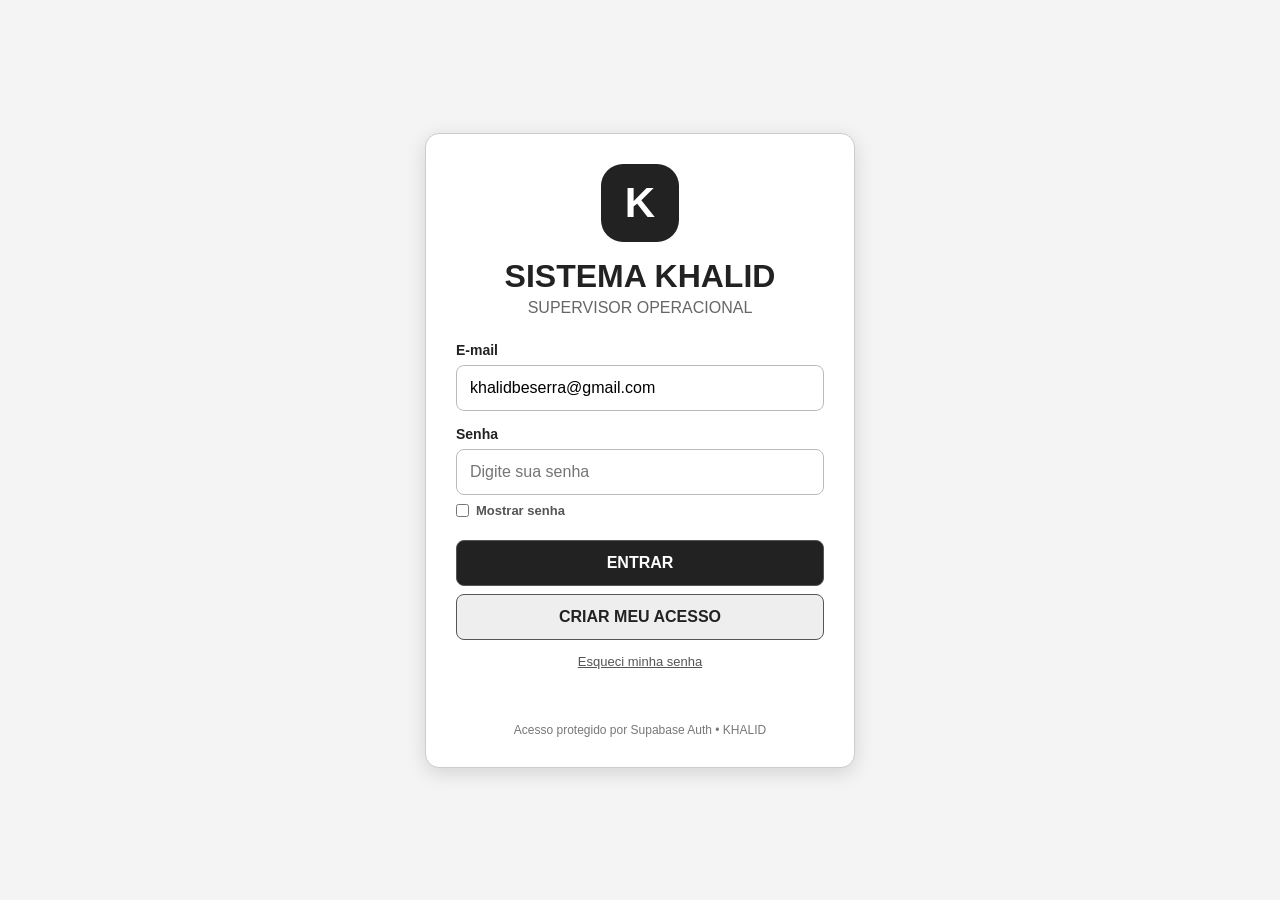
<file: index.html>
<!doctype html><html lang="pt-BR"><head><meta charset="utf-8"><meta name="viewport" content="width=device-width,initial-scale=1"><title>Sistema Khalid</title><style>*{box-sizing:border-box}body{margin:0;background:#f4f4f4;color:#222;font-family:Arial,sans-serif}a{text-decoration:none;color:inherit}.top{height:92px;background:#222;border-bottom:1px solid #555;display:flex;align-items:center;padding:0 28px;gap:24px;color:#fff}.hamb{font-size:32px}.brand{display:flex;align-items:center;gap:12px}.mark,.shield{display:grid;place-items:center;border:2px solid #777;color:#fff;background:#333;font-weight:900}.mark{width:55px;height:55px;border-radius:50%;font-size:28px}.brand h1{margin:0;color:#fff;font-size:28px}.brand small{letter-spacing:3px;color:#ddd}.clock{margin-left:auto;text-align:right}.clock b{font-size:25px;color:#fff}.layout{display:grid;grid-template-columns:300px 1fr;min-height:calc(100vh - 92px)}aside{background:#fff;border-right:1px solid #ccc;padding:14px 10px}.profile{text-align:center;border:1px solid #ccc;border-radius:10px;padding:12px;margin-bottom:14px;background:#fafafa}.shield{width:145px;height:145px;margin:auto;border-radius:32%;font-size:70px}.profile h2{margin:5px;color:#222;letter-spacing:3px}.motto{font-size:13px;line-height:1.5;color:#555}.motto b{color:#222}.nav{display:grid;gap:4px}.nav a{padding:13px 14px;border-radius:7px;font-size:16px;color:#333}.nav a:hover{background:#eee}.nav .active{background:#ddd;color:#111;font-weight:800}.nav span{display:inline-block;width:27px}.arrow{float:right;color:#888}main{padding:26px 34px;max-width:1500px;width:100%}.welcome h1{font-size:37px;margin:0 0 5px;color:#222}.welcome p{font-size:19px;color:#555;margin:0 0 18px}.stats,.grid{display:grid;grid-template-columns:repeat(5,1fr);gap:14px}.stat,.tile{border:1px solid #ccc;border-radius:11px;background:#fff;box-shadow:0 2px 5px rgba(0,0,0,.08)}.stat{min-height:125px;padding:18px;display:flex;gap:15px;align-items:center;color:#333}.stat i{font-size:42px;font-style:normal;color:#555}.num{font-size:34px;font-weight:800;color:#222}.lab{text-transform:uppercase;font-size:13px;font-weight:bold;margin-top:4px;color:#333}.sub{font-size:13px;color:#777;margin-top:3px}.blue,.green,.orange,.red,.purple{color:#333}.title{margin:22px 0 13px;padding-bottom:9px;border-bottom:1px solid #ccc;color:#333;font-weight:900;font-size:20px}.grid{grid-template-columns:repeat(3,1fr)}.tile{min-height:165px;padding:18px;display:flex;flex-direction:column;justify-content:space-between}.tilehead{display:flex;gap:16px}.icon{font-size:44px;width:55px;color:#555}.tile h3{margin:2px 0 8px;font-size:19px;color:#222}.tile p{margin:0;color:#666;line-height:1.35}.actions{display:flex;gap:8px;flex-wrap:wrap;margin-top:14px}.btn{display:inline-flex;padding:10px 13px;border:1px solid #999;border-radius:7px;background:#eee;color:#222;font-weight:bold}.btn:hover{background:#ddd}.footer{margin:18px -34px -26px;border-top:1px solid #ccc;padding:14px 34px;color:#666}.footer strong{color:#222}.version{float:right}@media(max-width:1100px){.layout{grid-template-columns:225px 1fr}.stats{grid-template-columns:repeat(2,1fr)}.grid{grid-template-columns:repeat(2,1fr)}}@media(max-width:720px){.layout{display:block}aside{display:none}main{padding:20px 14px}.top{height:72px;padding:0 14px}.brand h1{font-size:18px}.brand small{font-size:9px}.clock{display:none}.stats,.grid{grid-template-columns:1fr}.footer{margin-left:-14px;margin-right:-14px;padding:14px}.version{display:none}}</style></head><body><header class="top"><div class="hamb">☰</div><div class="brand"><div class="mark">K</div><div><h1>SISTEMA KHALID</h1><small>SUPERVISOR OPERACIONAL</small></div></div><div class="clock"><b id="hora"></b><div id="data"></div></div></header><div class="layout"><aside><div class="profile"><div class="shield">K</div><h2>KHALID</h2><b>SUPERVISOR</b><div class="motto">PRESENÇA QUE <b>SUPERVISIONA.</b><br>SEGURANÇA QUE <b>PROTEGE.</b></div></div><nav class="nav"><a class="active" href="index.html"><span>⌂</span>Início</a><a href="mapa.html"><span>🗺️</span>Mapa Operacional <em class="arrow">›</em></a><a href="mapa.html#cadastro"><span>🏢</span>Condomínios <em class="arrow">›</em></a><a href="mapa.html#rotas"><span>🛣️</span>Rotas e Circuitos <em class="arrow">›</em></a><a href="nova-inspecao.html"><span>☑</span>Nova Inspeção <em class="arrow">›</em></a><a href="ocorrencias.html"><span>⚠</span>Registrar Ocorrência <em class="arrow">›</em></a><a href="treinamentos.html"><span>🎓</span>Treinamentos <em class="arrow">›</em></a><a href="relatorios.html"><span>▥</span>Relatórios <em class="arrow">›</em></a><a href="nova-inspecao.html"><span>☑</span>Checklists <em class="arrow">›</em></a><a href="documentos.html"><span>▣</span>Documentos <em class="arrow">›</em></a><a href="configuracoes.html"><span>⚙</span>Configurações <em class="arrow">›</em></a></nav></aside><main><div class="welcome"><h1>Bem-vindo, Khalid! 👋</h1><p>Painel de controle operacional</p></div><section class="stats"><div class="stat blue"><i>☷</i><div><div class="num" id="ins">0</div><div class="lab">Inspeções</div><div class="sub">este mês</div></div></div><div class="stat green"><i>🛡</i><div><div class="num" id="conf">0</div><div class="lab">Conformes</div><div class="sub">este mês</div></div></div><div class="stat orange"><i>⚠</i><div><div class="num" id="ori">0</div><div class="lab">Com orientação</div><div class="sub">este mês</div></div></div><div class="stat red"><i>🔔</i><div><div class="num" id="oco">0</div><div class="lab">Ocorrências</div><div class="sub">este mês</div></div></div><div class="stat purple"><i>🏢</i><div><div class="num" id="cond">0</div><div class="lab">Condomínios</div><div class="sub">cadastrados</div></div></div></section><div class="title">MENU OPERACIONAL</div><section class="grid"><article class="tile"><div class="tilehead"><div class="icon">🗺️</div><div><h3>Mapa Operacional</h3><p>Visualize os condomínios e sua localização no mapa.</p></div></div><div class="actions"><a class="btn" href="mapa.html">🗺️ ABRIR MAPA</a><a class="btn" href="mapa.html#cadastro">🏢 VER CONDOMÍNIOS</a></div></article><article class="tile"><div class="tilehead"><div class="icon">🏢</div><div><h3>Condomínios</h3><p>Gerencie os condomínios cadastrados.</p></div></div><div class="actions"><a class="btn" href="mapa.html#cadastro">☷ LISTAR</a><a class="btn" href="mapa.html#cadastro">＋ NOVO</a></div></article><article class="tile"><div class="tilehead"><div class="icon">🛣️</div><div><h3>Rotas e Circuitos</h3><p>Planeje e otimize rotas de inspeção.</p></div></div><div class="actions"><a class="btn" href="mapa.html#rotas">⌘ MONTAR ROTA</a><a class="btn" href="mapa.html#rotas">⌘ VER CIRCUITOS</a></div></article><article class="tile"><div class="tilehead"><div class="icon">📋</div><div><h3>Nova Inspeção</h3><p>Realize e registre uma nova inspeção.</p></div></div><div class="actions"><a class="btn" href="nova-inspecao.html">☷ NOVA INSPEÇÃO</a><a class="btn" href="nova-inspecao.html#historico">◷ HISTÓRICO</a></div></article><article class="tile"><div class="tilehead"><div class="icon">📄</div><div><h3>Registrar Ocorrência</h3><p>Registre ocorrências e acompanhe o histórico.</p></div></div><div class="actions"><a class="btn" href="ocorrencias.html">☷ NOVA OCORRÊNCIA</a><a class="btn" href="ocorrencias.html#historico">◷ HISTÓRICO</a></div></article><article class="tile"><div class="tilehead"><div class="icon">🎓</div><div><h3>Treinamentos</h3><p>Gerencie cursos, treinamentos, reciclagens e certificados dos colaboradores.</p></div></div><div class="actions"><a class="btn" href="treinamentos.html">🎓 ABRIR TREINAMENTOS</a><a class="btn" href="treinamentos.html#certificado">📜 CERTIFICADO</a></div></article><article class="tile"><div class="tilehead"><div class="icon">📊</div><div><h3>Relatórios</h3><p>Gere relatórios diários, semanais, quinzenais e mensais.</p></div></div><div class="actions"><a class="btn" href="relatorios.html">▥ GERAR RELATÓRIO</a><a class="btn" href="relatorios.html#historico">◷ HISTÓRICO</a></div></article><article class="tile"><div class="tilehead"><div class="icon">☑</div><div><h3>Checklists</h3><p>Acesse checklists operacionais e de inspeção.</p></div></div><div class="actions"><a class="btn" href="nova-inspecao.html">✓ VER CHECKLISTS</a><a class="btn" href="nova-inspecao.html">＋ NOVO CHECKLIST</a></div></article><article class="tile"><div class="tilehead"><div class="icon">📁</div><div><h3>Documentos</h3><p>Armazene e organize Word, Excel, PowerPoint e PDF.</p></div></div><div class="actions"><a class="btn" href="documentos.html">▣ VER DOCUMENTOS</a><a class="btn" href="documentos.html">↥ ENVIAR NOVO</a></div></article><article class="tile"><div class="tilehead"><div class="icon">⚙️</div><div><h3>Configurações</h3><p>Ajustes do sistema, parâmetros operacionais e usuários.</p></div></div><div class="actions"><a class="btn" href="configuracoes.html">⚙ CONFIGURAR</a><a class="btn" href="usuarios.html">♟ USUÁRIOS</a></div></article></section><footer class="footer"><strong>SISTEMA KHALID</strong> — SUPERVISOR OPERACIONAL <span class="version">Versão 1.1.1</span></footer></main></div><script>function clock(){let d=new Date;document.getElementById('hora').textContent=d.toLocaleTimeString('pt-BR',{hour:'2-digit',minute:'2-digit'});document.getElementById('data').textContent=d.toLocaleDateString('pt-BR',{day:'2-digit',month:'long',year:'numeric'})}function count(){try{let c=JSON.parse(localStorage.getItem('sistemaKhalidCondominios')||'[]'),i=JSON.parse(localStorage.getItem('sistemaKhalidInspecoes')||'[]'),o=JSON.parse(localStorage.getItem('sistemaKhalidOcorrencias')||'[]');document.getElementById('cond').textContent=c.length;document.getElementById('ins').textContent=i.length;document.getElementById('oco').textContent=o.length;document.getElementById('conf').textContent=i.filter(x=>String(x.resultado||x.status||'').toLowerCase().includes('conforme')).length;document.getElementById('ori').textContent=i.filter(x=>String(x.resultado||x.status||'').toLowerCase().includes('orient')).length}catch(e){}}clock();count();setInterval(clock,1000);window.addEventListener('khalid-cloud-synced',count);window.addEventListener('storage',count);</script><script src="khalid-cloud.js"></script></body></html>
</file>
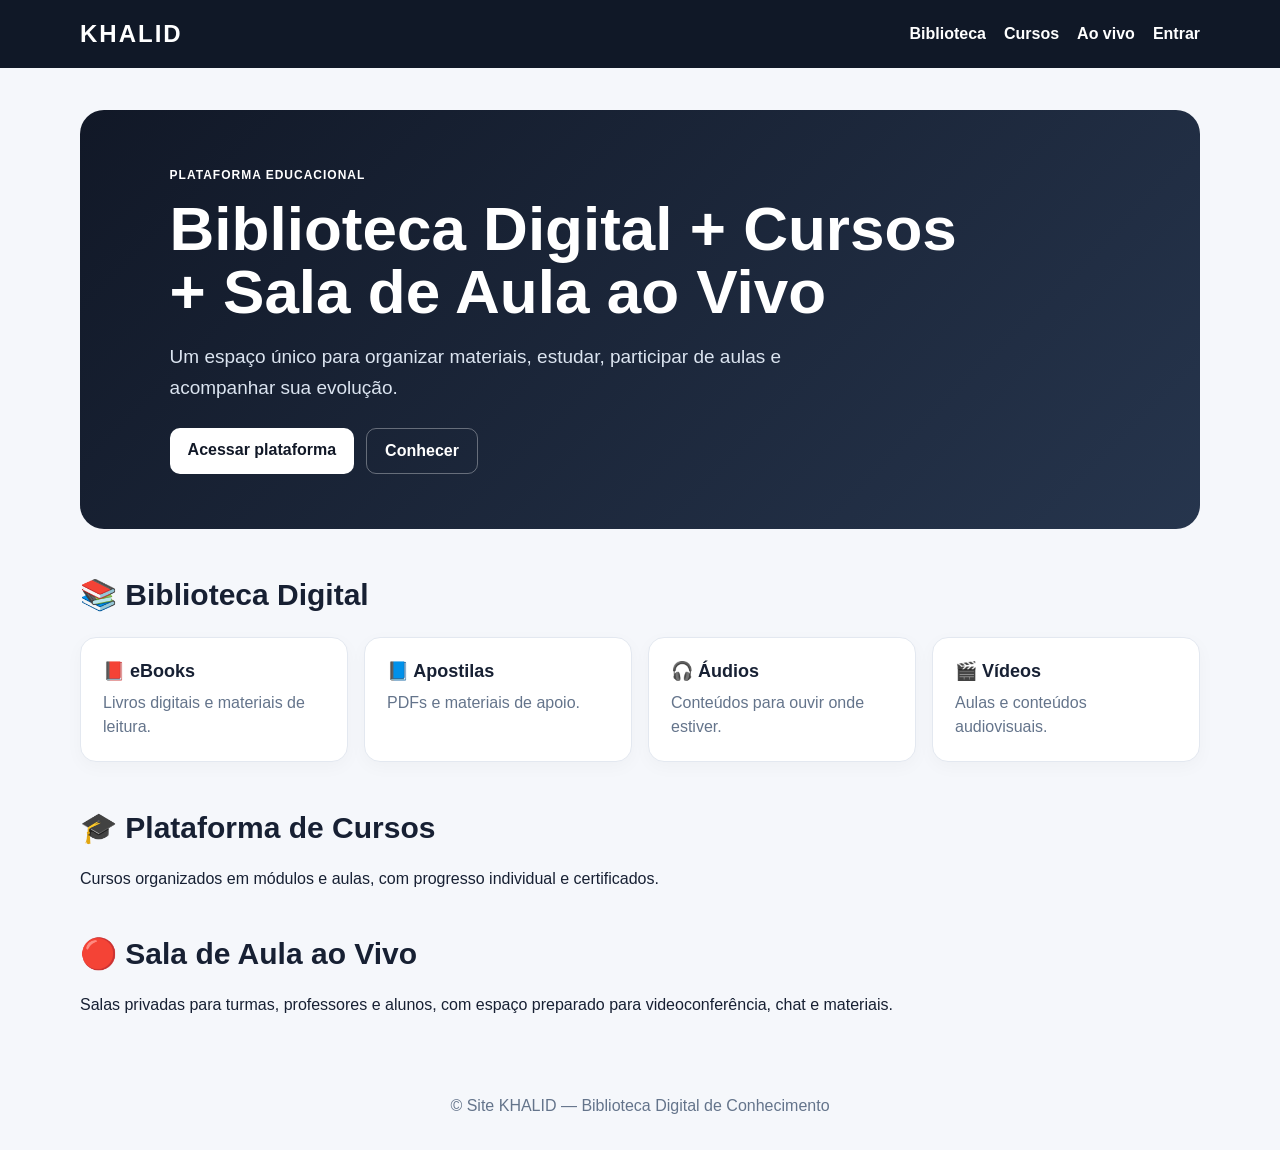
<file: site-khalid/index.html>
<!doctype html><html lang="pt-BR"><head><meta charset="utf-8"><meta name="viewport" content="width=device-width,initial-scale=1"><title>Site KHALID — Biblioteca Digital</title><link rel="stylesheet" href="style.css"></head><body><header><div class="wrap"><div class="brand">KHALID</div><nav><a href="#biblioteca">Biblioteca</a><a href="#cursos">Cursos</a><a href="#ao-vivo">Ao vivo</a><a href="login.html">Entrar</a></nav></div></header><main class="wrap"><section class="hero"><span class="pill">PLATAFORMA EDUCACIONAL</span><h1>Biblioteca Digital + Cursos + Sala de Aula ao Vivo</h1><p>Um espaço único para organizar materiais, estudar, participar de aulas e acompanhar sua evolução.</p><div class="actions"><a class="btn" href="login.html">Acessar plataforma</a><a class="btn ghost" href="#biblioteca">Conhecer</a></div></section><section id="biblioteca"><h2>📚 Biblioteca Digital</h2><div class="cards"><article><b>📕 eBooks</b><span>Livros digitais e materiais de leitura.</span></article><article><b>📘 Apostilas</b><span>PDFs e materiais de apoio.</span></article><article><b>🎧 Áudios</b><span>Conteúdos para ouvir onde estiver.</span></article><article><b>🎬 Vídeos</b><span>Aulas e conteúdos audiovisuais.</span></article></div></section><section id="cursos"><h2>🎓 Plataforma de Cursos</h2><p>Cursos organizados em módulos e aulas, com progresso individual e certificados.</p></section><section id="ao-vivo"><h2>🔴 Sala de Aula ao Vivo</h2><p>Salas privadas para turmas, professores e alunos, com espaço preparado para videoconferência, chat e materiais.</p></section></main><footer>© Site KHALID — Biblioteca Digital de Conhecimento</footer></body></html>
</file>
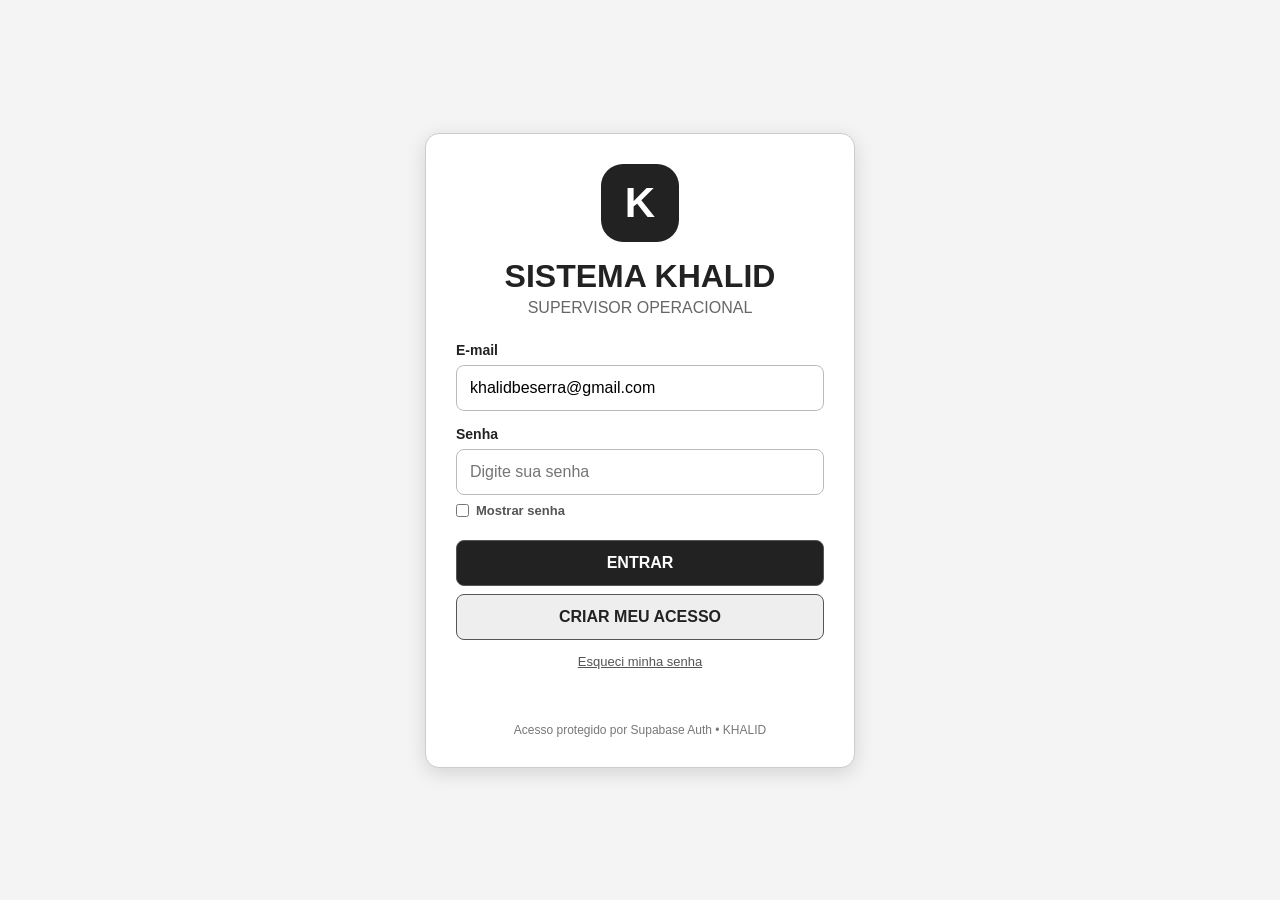
<file: configuracoes.html>
<!doctype html><html lang="pt-BR"><head><meta charset="utf-8"><meta name="viewport" content="width=device-width,initial-scale=1"><title>Configurações - Sistema Khalid</title><style>*{box-sizing:border-box}body{margin:0;background:#f4f4f4;color:#222;font-family:Arial,sans-serif}header{background:#222;color:#fff;padding:20px}.container{max-width:1050px;margin:auto;padding:20px}.card{background:#fff;border:1px solid #ccc;border-radius:11px;padding:22px;margin-bottom:18px}.grid{display:grid;grid-template-columns:repeat(2,1fr);gap:15px}.full{grid-column:1/-1}.field{display:flex;flex-direction:column;gap:6px}.field input,.field select{padding:11px;border:1px solid #bbb;border-radius:7px;font-size:15px}.btn{display:inline-flex;padding:10px 14px;border:1px solid #999;border-radius:7px;background:#eee;color:#222;font-weight:bold;text-decoration:none;cursor:pointer;margin:4px}.msg{padding:11px;background:#eee;border:1px solid #ccc;border-radius:7px;margin-top:12px}@media(max-width:700px){.grid{grid-template-columns:1fr}.full{grid-column:auto}}</style></head><body><header><div class="container"><h1>⚙ Configurações</h1><div>Sistema Khalid — Ajustes do sistema</div></div></header><main class="container"><div class="card"><h2>Configuração geral</h2><p>Defina as informações e padrões utilizados pelo sistema operacional.</p><div class="grid"><div class="field"><label>Nome do sistema</label><input id="nome" value="Sistema Khalid"></div><div class="field"><label>Nome do supervisor</label><input id="supervisor" value="Khalid"></div><div class="field"><label>Horário padrão de início das rotas</label><input id="inicio" type="time" value="19:00"></div><div class="field"><label>Horário limite de retorno à base</label><input id="retorno" type="time" value="05:00"></div><div class="field"><label>Tempo padrão por inspeção (minutos)</label><input id="tempo" type="number" min="1" value="20"></div><div class="field"><label>Base operacional</label><input id="base" value="Rua Evaristo Emiliano Bueno, 22 - Ponte Rasa, São Paulo - SP"></div></div><div style="margin-top:15px"><button class="btn" onclick="salvar()">💾 Salvar configurações</button><a class="btn" href="usuarios.html">♟ Gerenciar usuários</a><a class="btn" href="index.html">🏠 Voltar</a></div><div id="msg"></div></div><div class="card"><h2>Dados e manutenção</h2><p>Ferramentas para manutenção local do sistema neste dispositivo.</p><button class="btn" onclick="backup()">⬇ Exportar configurações</button><button class="btn" onclick="restaurarPadrao()">↺ Restaurar padrões</button></div></main><footer style="text-align:center;padding:20px;color:#666">Sistema Khalid © 2026</footer><script>const K='sistemaKhalidConfig';const ids=['nome','supervisor','inicio','retorno','tempo','base'];function carregar(){let x={};try{x=JSON.parse(localStorage.getItem(K)||'{}')}catch(e){}ids.forEach(id=>{if(x[id]!=null)document.getElementById(id).value=x[id]})}function salvar(){let x={};ids.forEach(id=>x[id]=document.getElementById(id).value);localStorage.setItem(K,JSON.stringify(x));document.getElementById('msg').textContent='✅ Configurações salvas com sucesso.'}function backup(){let x=localStorage.getItem(K)||'{}',a=document.createElement('a');a.href=URL.createObjectURL(new Blob([x],{type:'application/json'}));a.download='configuracoes-sistema-khalid.json';a.click();URL.revokeObjectURL(a.href)}function restaurarPadrao(){if(!confirm('Restaurar as configurações padrão?'))return;localStorage.removeItem(K);location.reload()}carregar();</script><script src="khalid-cloud.js"></script></body></html>
</file>
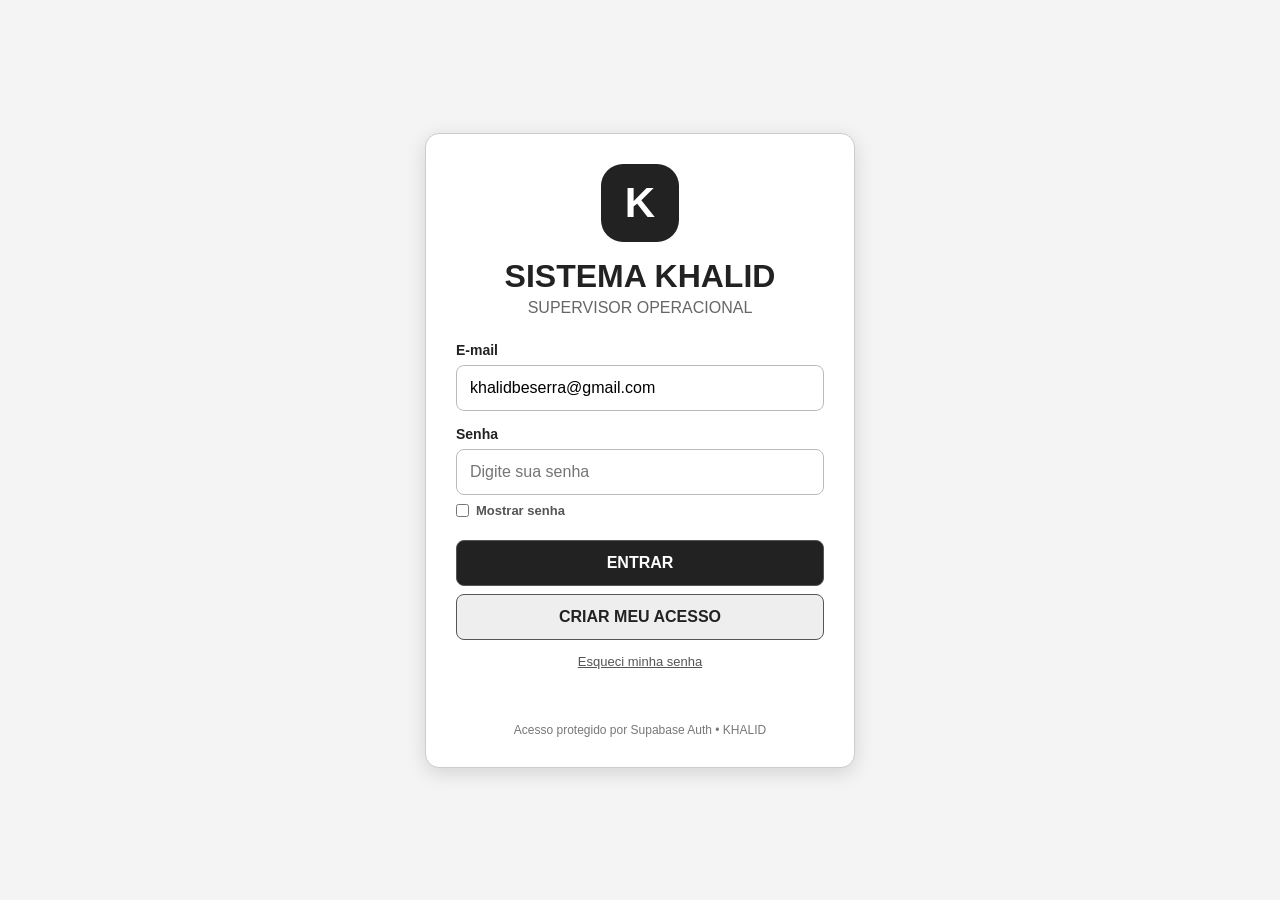
<file: documentos.html>
<!doctype html><html lang="pt-BR"><head><meta charset="utf-8"><meta name="viewport" content="width=device-width,initial-scale=1"><title>Documentos — Sistema Khalid</title><style>*{box-sizing:border-box}body{margin:0;background:#f4f4f4;color:#222;font-family:Arial,sans-serif}.top{background:#222;color:#fff;padding:18px 28px}.top h1{margin:0}.wrap{max-width:1100px;margin:auto;padding:25px}.bar{display:flex;justify-content:space-between;align-items:center;margin-bottom:18px}.btn{display:inline-block;padding:10px 14px;border:1px solid #999;border-radius:7px;background:#eee;color:#222;text-decoration:none;font-weight:bold}.folders{display:grid;grid-template-columns:repeat(4,1fr);gap:16px}.folder{background:#fff;border:1px solid #ccc;border-radius:12px;padding:22px;min-height:180px}.folder h2{margin:8px 0}.icon{font-size:45px}.folder p{color:#666}.input{margin:20px 0;background:#fff;border:1px solid #ccc;border-radius:12px;padding:20px}.inputrow{display:grid;grid-template-columns:1fr 1fr;gap:14px}input,select{width:100%;padding:11px;border:1px solid #bbb;border-radius:7px;margin-top:6px}.files{margin-top:20px}.file{background:#fff;border:1px solid #ddd;border-radius:9px;padding:12px;margin:8px 0;display:flex;justify-content:space-between}.empty{color:#777}@media(max-width:800px){.folders{grid-template-columns:1fr 1fr}.inputrow{grid-template-columns:1fr}}@media(max-width:500px){.folders{grid-template-columns:1fr}}</style></head><body><header class="top"><h1>📁 Documentos</h1><div>Organização do Sistema Khalid</div></header><main class="wrap"><div class="bar"><h2>Biblioteca de Documentos</h2><a class="btn" href="index.html">← Voltar</a></div><section class="folders"><div class="folder"><div class="icon">📄</div><h2>Word</h2><p>Documentos .doc e .docx</p><a class="btn" href="#" onclick="abrir('Word');return false">Abrir pasta</a></div><div class="folder"><div class="icon">📊</div><h2>Excel</h2><p>Planilhas .xls e .xlsx</p><a class="btn" href="#" onclick="abrir('Excel');return false">Abrir pasta</a></div><div class="folder"><div class="icon">📽️</div><h2>PowerPoint</h2><p>Apresentações .ppt e .pptx</p><a class="btn" href="#" onclick="abrir('PowerPoint');return false">Abrir pasta</a></div><div class="folder"><div class="icon">📕</div><h2>PDF</h2><p>Documentos .pdf</p><a class="btn" href="#" onclick="abrir('PDF');return false">Abrir pasta</a></div></section><section class="input"><h2>Adicionar documento</h2><div class="inputrow"><div><label>Categoria</label><select id="tipo"><option>Word</option><option>Excel</option><option>PowerPoint</option><option>PDF</option></select></div><div><label>Arquivo</label><input id="arquivo" type="file" accept=".doc,.docx,.xls,.xlsx,.ppt,.pptx,.pdf"></div></div><br><button class="btn" onclick="adicionar()">＋ Adicionar à pasta</button><p class="empty">Os documentos são organizados por categoria. Nesta versão, os arquivos selecionados ficam registrados localmente no navegador.</p></section><section class="files"><h2 id="titulo">Todos os documentos</h2><div id="lista"></div></section></main><script>const K='sistemaKhalidDocumentos';let filtro='Todos';function dados(){return JSON.parse(localStorage.getItem(K)||'[]')}function guardar(a){localStorage.setItem(K,JSON.stringify(a))}function adicionar(){const f=document.getElementById('arquivo').files[0],t=document.getElementById('tipo').value;if(!f){alert('Selecione um arquivo.');return}let a=dados();a.unshift({id:Date.now(),nome:f.name,tipo:t,tamanho:f.size,data:new Date().toLocaleString('pt-BR')});guardar(a);document.getElementById('arquivo').value='';render()}function abrir(t){filtro=t;document.getElementById('titulo').textContent='Pasta: '+t;render()}function render(){let a=dados().filter(x=>filtro==='Todos'||x.tipo===filtro),el=document.getElementById('lista');el.innerHTML=a.length?a.map(x=>`<div class="file"><span>📄 <b>${esc(x.nome)}</b><br><small>${x.tipo} · ${x.data}</small></span><button class="btn" onclick="excluir(${x.id})">Excluir</button></div>`).join(''):'<p class="empty">Nenhum documento nesta pasta.</p>'}function excluir(id){guardar(dados().filter(x=>x.id!==id));render()}function esc(v){return String(v).replace(/[&<>\"]/g,c=>({'&':'&amp;','<':'&lt;','>':'&gt;','"':'&quot;','\\':'&#39;'}[c]||c))}render()</script><script src="khalid-cloud.js"></script></body></html>
</file>
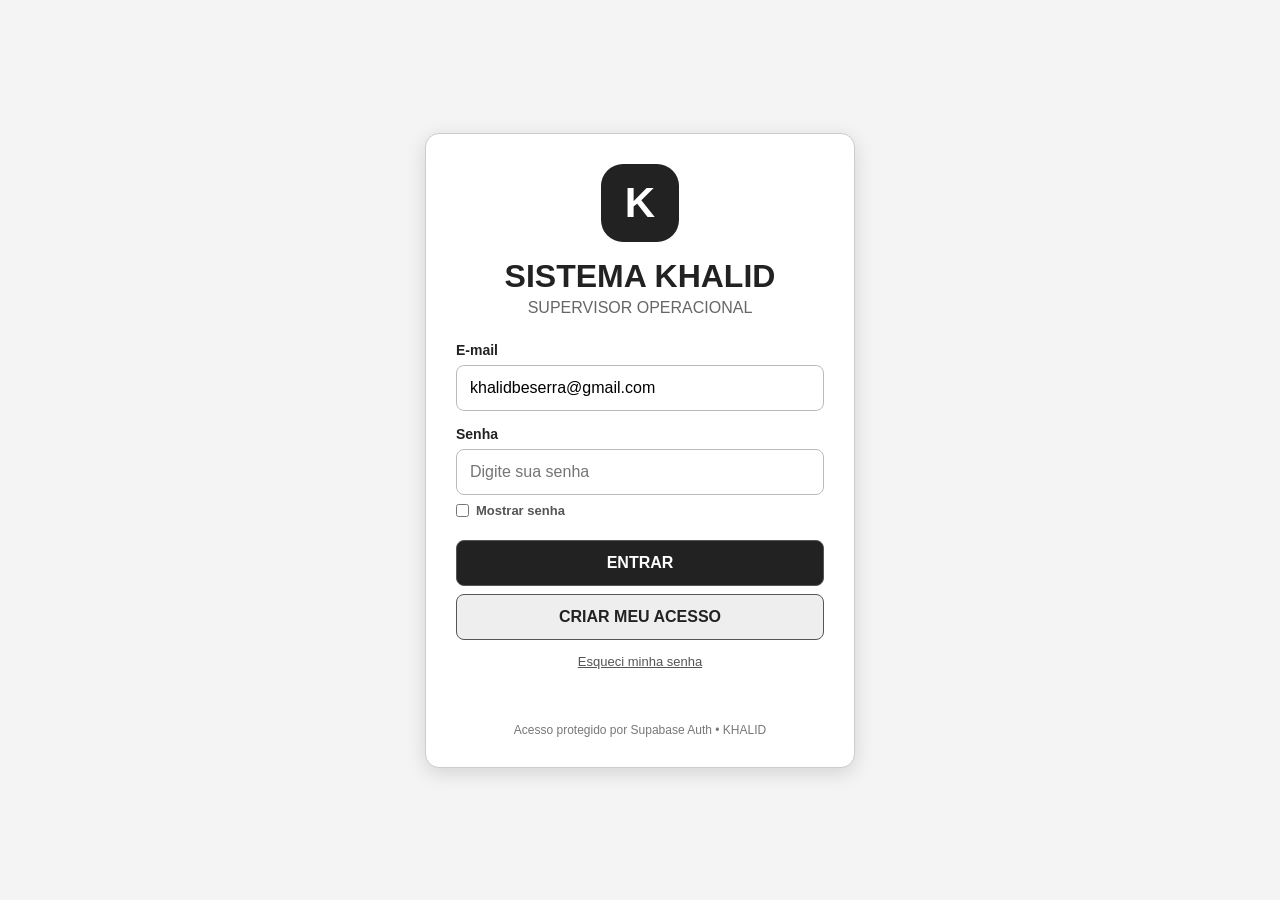
<file: inspecao.html>
<!DOCTYPE html>
<html lang="pt-BR"><head><meta charset="UTF-8"><meta name="viewport" content="width=device-width,initial-scale=1.0"><title>Nova Inspeção - Sistema Khalid</title><style>
body{font-family:Arial,sans-serif;background:#f4f6f8;margin:0;color:#1f2937}header{background:#111827;color:#fff;padding:20px}.container{max-width:1100px;margin:auto;padding:20px}.section{background:#fff;padding:20px;border-radius:12px;margin-bottom:18px;box-shadow:0 2px 8px #0001}.form-grid{display:grid;grid-template-columns:repeat(2,1fr);gap:12px}.field{display:flex;flex-direction:column;gap:5px}.field.full{grid-column:1/-1}.field input,.field select,.field textarea{padding:10px;border:1px solid #cbd5e1;border-radius:7px}.btn{display:inline-block;border:0;padding:12px 15px;border-radius:8px;background:#2563eb;color:#fff;cursor:pointer;margin:3px;text-decoration:none}.secondary{background:#475569}.ok{background:#dcfce7;color:#166534;padding:14px;border-radius:8px;margin:12px 0}.small{color:#64748b;font-size:13px}.check{display:grid;grid-template-columns:repeat(2,1fr);gap:10px;margin-top:12px}.check label{background:#f8fafc;padding:10px;border-radius:8px}.toolbar{display:flex;gap:10px;flex-wrap:wrap}.table{width:100%;border-collapse:collapse}.table th,.table td{padding:9px;border-bottom:1px solid #e5e7eb;text-align:left}@media(max-width:700px){.form-grid,.check{grid-template-columns:1fr}}
</style></head><body><header><div class="container"><h1>🛡️ Sistema Khalid</h1><p>Nova Inspeção Operacional</p></div></header><main class="container">
<div class="section"><a class="btn secondary" href="index.html">⬅️ Voltar ao menu</a><h2>📋 Registrar Nova Inspeção</h2><div class="form-grid"><div class="field"><label>Data *</label><input id="data" type="date"></div><div class="field"><label>Horário</label><input id="hora" type="time"></div><div class="field full"><label>Condomínio *</label><select id="condominio"><option value="">Selecione...</option></select></div><div class="field"><label>Inspetor</label><input id="inspetor" value="Khalid"></div><div class="field"><label>Resultado geral</label><select id="resultado"><option>Conforme</option><option>Conforme com orientação</option><option>Não conforme</option></select></div><div class="field full"><label>Observações</label><textarea id="observacoes" rows="4" placeholder="Descreva a situação encontrada..."></textarea></div></div><h3>Checklist operacional</h3><div class="check"><label><input type="checkbox" id="limpeza"> Limpeza da guarita</label><label><input type="checkbox" id="uniforme"> Uniforme completo</label><label><input type="checkbox" id="postura"> Postura e atendimento</label><label><input type="checkbox" id="radio"> HT / rádio funcionando</label><label><input type="checkbox" id="interfone"> Interfone funcionando</label><label><input type="checkbox" id="telefone"> Telefone funcionando</label><label><input type="checkbox" id="livro"> Livro de ocorrências atualizado</label><label><input type="checkbox" id="portao"> Portões funcionando</label><label><input type="checkbox" id="iluminacao"> Iluminação adequada</label><label><input type="checkbox" id="chaves"> Chaves organizadas</label></div><div style="margin-top:15px"><button class="btn" onclick="salvarInspecao()">💾 Salvar Inspeção</button><button class="btn secondary" onclick="limpar()">↺ Limpar</button></div><div id="msg"></div></div>
<div class="section"><h2>📚 Inspeções registradas</h2><div class="toolbar"><input id="busca" style="padding:10px;flex:1" placeholder="🔎 Buscar..." oninput="renderizar()"><button class="btn secondary" onclick="window.print()">🖨️ Imprimir</button></div><div style="overflow:auto;margin-top:10px"><table class="table"><thead><tr><th>Data</th><th>Horário</th><th>Condomínio</th><th>Inspetor</th><th>Resultado</th><th>Ação</th></tr></thead><tbody id="lista"></tbody></table></div></div>
</main><footer style="text-align:center;padding:25px;color:#64748b">Sistema Khalid © 2026</footer><script>
const KEY='sistemaKhalidInspecoes';const COND='sistemaKhalidCondominios';
function arr(){return JSON.parse(localStorage.getItem(KEY)||'[]')}function conds(){return JSON.parse(localStorage.getItem(COND)||'[]')}
function carregar(){const s=document.getElementById('condominio');s.innerHTML='<option value="">Selecione...</option>'+conds().filter(x=>x.status==='Ativo').map(x=>'<option value="'+esc(x.nome)+'">'+esc(x.nome)+'</option>').join('');const d=new Date();document.getElementById('data').value=d.toISOString().slice(0,10);document.getElementById('hora').value=d.toTimeString().slice(0,5);renderizar()}
function esc(v){return String(v??'').replace(/[&<>\'"]/g,c=>({'&':'&amp;','<':'&lt;','>':'&gt;',"'":'&#39;','"':'&quot;'}[c]))}
function salvarInspecao(){const cond=document.getElementById('condominio').value;if(!cond){alert('Selecione o condomínio.');return}const item={id:Date.now(),data:document.getElementById('data').value,hora:document.getElementById('hora').value,condominio:cond,inspetor:document.getElementById('inspetor').value.trim()||'Khalid',resultado:document.getElementById('resultado').value,observacoes:document.getElementById('observacoes').value,checklist:{limpeza:limpeza.checked,uniforme:uniforme.checked,postura:postura.checked,radio:radio.checked,interfone:interfone.checked,telefone:telefone.checked,livro:livro.checked,portao:portao.checked,iluminacao:iluminacao.checked,chaves:chaves.checked}};const a=arr();a.push(item);localStorage.setItem(KEY,JSON.stringify(a));document.getElementById('msg').innerHTML='<div class="ok">✅ Inspeção registrada com sucesso.</div>';renderizar();}
function limpar(){document.getElementById('condominio').value='';document.getElementById('observacoes').value='';document.querySelectorAll('.check input').forEach(x=>x.checked=false);document.getElementById('resultado').value='Conforme'}
function excluir(id){if(confirm('Excluir esta inspeção?')){localStorage.setItem(KEY,JSON.stringify(arr().filter(x=>x.id!==id)));renderizar()}}
function renderizar(){const q=(document.getElementById('busca')?.value||'').toLowerCase();const a=arr().filter(x=>(x.data+' '+x.hora+' '+x.condominio+' '+x.inspetor+' '+x.resultado).toLowerCase().includes(q));document.getElementById('lista').innerHTML=a.sort((x,y)=>(y.data+y.hora).localeCompare(x.data+x.hora)).map(x=>'<tr><td>'+esc(x.data)+'</td><td>'+esc(x.hora)+'</td><td><strong>'+esc(x.condominio)+'</strong><br><span class="small">'+esc(x.observacoes)+'</span></td><td>'+esc(x.inspetor)+'</td><td>'+esc(x.resultado)+'</td><td><button class="btn" onclick="excluir('+x.id+')">🗑️</button></td></tr>').join('')||'<tr><td colspan="6">Nenhuma inspeção registrada.</td></tr>'}
carregar();
</script><script src="khalid-cloud.js"></script></body></html>
</file>
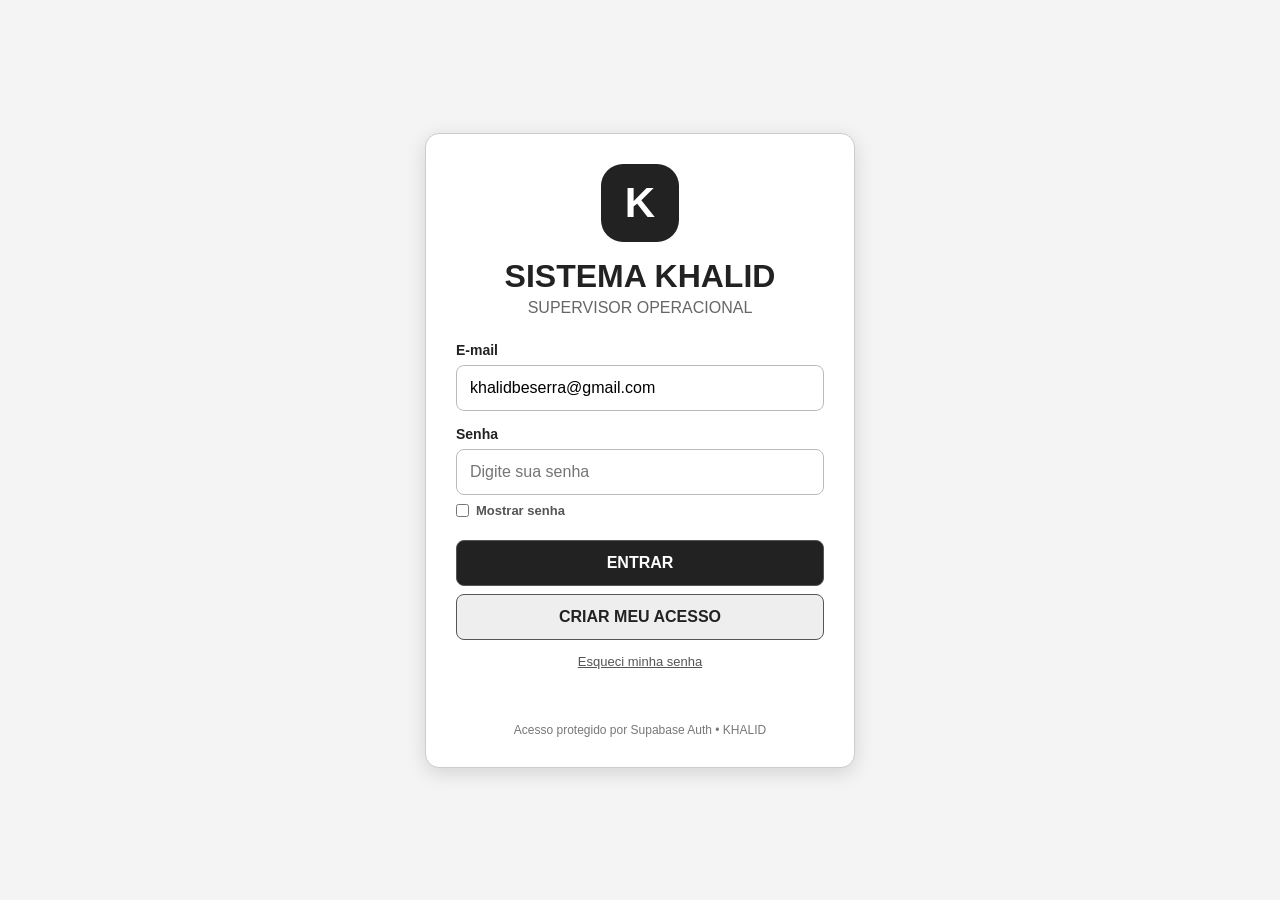
<file: login.html>
<!doctype html><html lang="pt-BR"><head><meta charset="utf-8"><meta name="viewport" content="width=device-width,initial-scale=1"><title>Login — Sistema Khalid</title><style>*{box-sizing:border-box}body{margin:0;min-height:100vh;background:#f4f4f4;color:#222;font-family:Arial,sans-serif;display:grid;place-items:center}.box{width:min(430px,92vw);background:#fff;border:1px solid #ccc;border-radius:14px;padding:30px;box-shadow:0 5px 20px #0002;text-align:center}.logo{width:78px;height:78px;margin:auto;border-radius:22px;background:#222;color:#fff;display:grid;place-items:center;font-size:42px;font-weight:900}.box h1{margin:16px 0 4px}.sub{color:#666;margin-bottom:24px}.field{text-align:left;margin:14px 0}label{font-weight:bold;font-size:14px}input{width:100%;padding:13px;margin-top:6px;border:1px solid #bbb;border-radius:8px;font-size:16px}.btn{width:100%;padding:13px;border:1px solid #555;border-radius:8px;background:#222;color:#fff;font-weight:bold;font-size:16px;cursor:pointer;margin-top:8px}.btn.secondary{background:#eee;color:#222}.btn:hover{opacity:.9}.msg{min-height:22px;margin-top:14px;color:#b00020;font-size:14px}.ok{color:#146c2e}.hint{font-size:12px;color:#777;margin-top:18px}.show{display:flex;align-items:center;gap:7px;margin-top:8px;font-size:13px;color:#555}.show input{width:auto;margin:0}.forgot{display:block;margin-top:14px;font-size:13px;color:#555;cursor:pointer;text-decoration:underline}</style></head><body><main class="box"><div class="logo">K</div><h1>SISTEMA KHALID</h1><div class="sub">SUPERVISOR OPERACIONAL</div><form onsubmit="entrar(event)"><div class="field"><label>E-mail</label><input id="email" type="email" autocomplete="username" required value="khalidbeserra@gmail.com"></div><div class="field"><label>Senha</label><input id="senha" type="password" autocomplete="current-password" required placeholder="Digite sua senha"><label class="show"><input type="checkbox" onchange="document.getElementById('senha').type=this.checked?'text':'password'"> Mostrar senha</label></div><button class="btn" type="submit">ENTRAR</button></form><button class="btn secondary" onclick="criarConta()">CRIAR MEU ACESSO</button><span class="forgot" onclick="recuperar()">Esqueci minha senha</span><div id="msg" class="msg"></div><div class="hint">Acesso protegido por Supabase Auth • KHALID</div></main><script src="auth.js"></script><script>const emailPadrao='khalidbeserra@gmail.com';document.getElementById('email').value=emailPadrao;async function entrar(e){e.preventDefault();msg('Entrando...');try{await KhalidAuth.login(document.getElementById('email').value.trim(),document.getElementById('senha').value);location.href='index.html'}catch(e){msg(e.message||'E-mail ou senha inválidos.')}}async function criarConta(){const email=document.getElementById('email').value.trim(),senha=document.getElementById('senha').value;if(!email||!senha){msg('Informe e-mail e senha para criar o acesso.');return}if(senha.length<6){msg('A senha deve ter pelo menos 6 caracteres.');return}msg('Criando acesso...');try{const x=await KhalidAuth.signup(email,senha);if(x?.access_token){msg('Acesso criado. Entrando...','ok');location.href='index.html'}else msg('Acesso criado. Se o Supabase pedir confirmação, confirme o e-mail e depois entre.','ok')}catch(e){msg(e.message||'Não foi possível criar o acesso.')}}async function recuperar(){const email=document.getElementById('email').value.trim();if(!email){msg('Informe o e-mail primeiro.');return}try{await fetch('https://kwuxixucspzqfhzxkimc.supabase.co/auth/v1/recover',{method:'POST',headers:{apikey:'sb_publishable_vsenwbLiBHSyiZrqDvhtyQ_fgiABbrh','Content-Type':'application/json'},body:JSON.stringify({email})});msg('Se o e-mail estiver cadastrado, o link de recuperação será enviado.','ok')}catch(e){msg('Não foi possível solicitar a recuperação agora.')}}function msg(t,c){const m=document.getElementById('msg');m.textContent=t;m.className='msg '+(c||'')}</script><script src="khalid-cloud.js"></script></body></html>
</file>
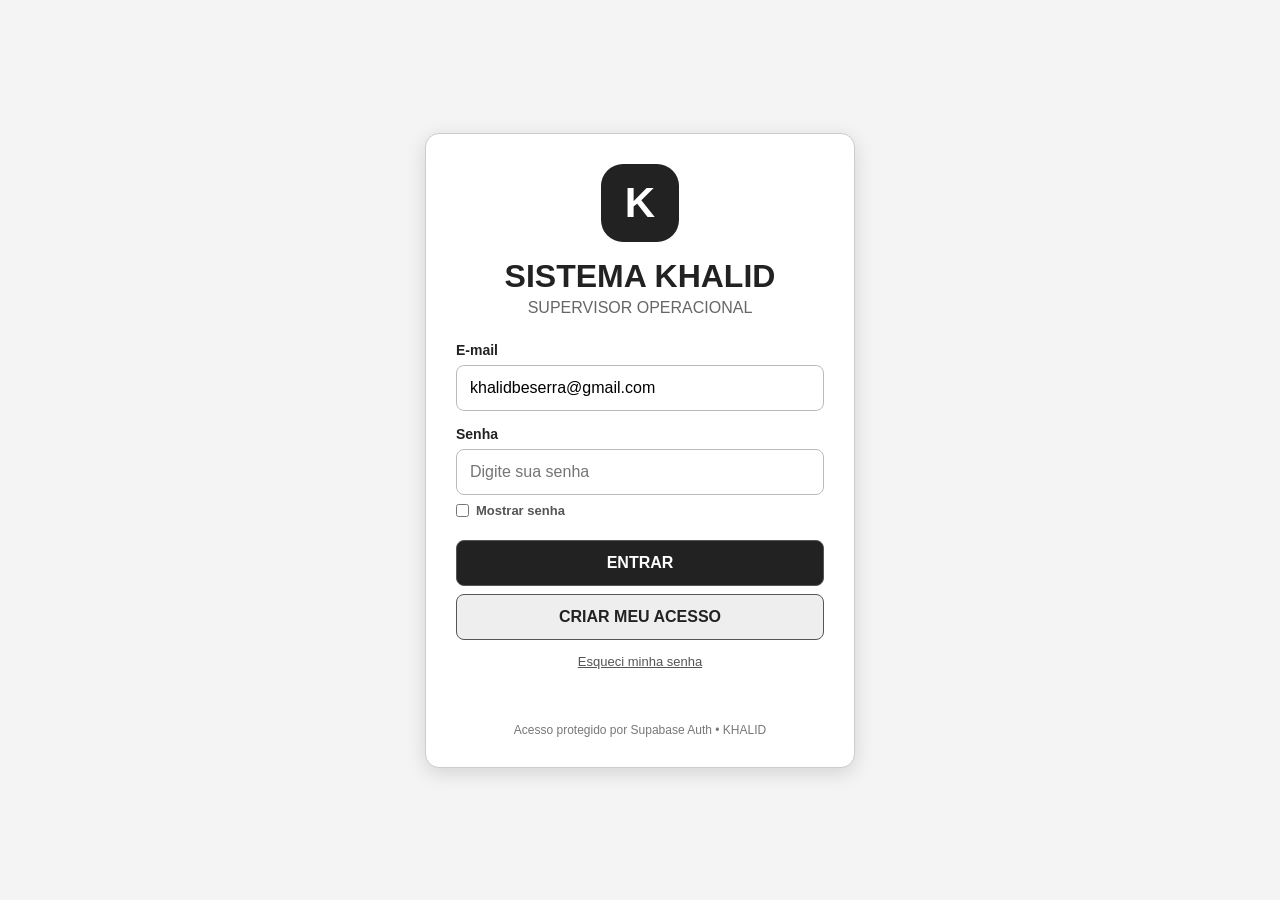
<file: nova-inspecao.html>
<!DOCTYPE html>
<html lang="pt-BR">
<head>
<meta charset="UTF-8"><meta name="viewport" content="width=device-width,initial-scale=1.0">
<title>Nova Inspeção - Sistema Khalid</title>
<style>
body{font-family:Arial,sans-serif;background:#f4f6f8;margin:0;color:#1f2937}header{background:#111827;color:#fff;padding:22px}.container{max-width:1050px;margin:auto;padding:20px}.card{background:#fff;padding:22px;border-radius:12px;margin-bottom:18px;box-shadow:0 2px 8px #0001}h1,h2{margin-top:0}.grid{display:grid;grid-template-columns:repeat(2,1fr);gap:14px}.full{grid-column:1/-1}.field{display:flex;flex-direction:column;gap:6px}.field input,.field select,.field textarea{padding:11px;border:1px solid #cbd5e1;border-radius:8px;font-size:15px}.field textarea{min-height:110px}.btn{border:0;padding:12px 17px;border-radius:8px;background:#2563eb;color:#fff;cursor:pointer;margin:4px}.secondary{background:#475569}.danger{background:#dc2626}.ok{background:#dcfce7;color:#166534;padding:12px;border-radius:8px;margin:12px 0}.toolbar{display:flex;gap:10px;margin-bottom:12px}.toolbar input{flex:1;padding:11px;border:1px solid #cbd5e1;border-radius:8px}.table{width:100%;border-collapse:collapse}.table th,.table td{padding:10px;border-bottom:1px solid #e5e7eb;text-align:left}.small{color:#64748b;font-size:13px}.media-box{border:1px solid #cbd5e1;border-radius:10px;padding:14px;background:#f8fafc}.media-actions{display:flex;gap:8px;flex-wrap:wrap}.media-btn{display:inline-flex;align-items:center;gap:7px;padding:11px 14px;border:1px solid #94a3b8;border-radius:8px;background:#fff;color:#1f2937;cursor:pointer;font-weight:bold}.media-btn:hover{background:#e2e8f0}.media-btn input{display:none}.media-preview{display:flex;gap:10px;flex-wrap:wrap;margin-top:12px}.preview{position:relative;border:1px solid #cbd5e1;border-radius:8px;padding:6px;background:#fff}.preview img,.preview video{width:150px;height:110px;object-fit:cover;border-radius:6px}.remove-media{position:absolute;right:4px;top:4px;border:0;border-radius:50%;background:#dc2626;color:#fff;width:25px;height:25px;cursor:pointer}@media(max-width:700px){.grid{grid-template-columns:1fr}.full{grid-column:auto}.table{font-size:13px}.media-btn{flex:1;justify-content:center}}
</style>
</head>
<body>
<header><div class="container"><h1>🛡️ Sistema Khalid</h1><div>📋 Nova Inspeção</div></div></header>
<main class="container">
<div class="card">
<h2>📋 Registrar nova inspeção</h2><p class="small">Preencha os dados da visita operacional. Você também pode registrar fotos, vídeos ou arquivos como evidência da inspeção.</p>
<form id="form"><div class="grid">
<div class="field"><label>Data *</label><input id="data" type="date" required></div><div class="field"><label>Horário *</label><input id="hora" type="time" required></div>
<div class="field"><label>Condomínio *</label><select id="condominio" required><option value="">Selecione...</option></select></div><div class="field"><label>Colaborador / posto</label><input id="colaborador" placeholder="Nome do colaborador"></div>
<div class="field"><label>Tipo de inspeção</label><select id="tipo"><option>Inspeção operacional</option><option>Inspeção noturna</option><option>Inspeção de portaria</option><option>Acompanhamento operacional</option><option>Treinamento</option></select></div>
<div class="field"><label>Resultado</label><select id="resultado"><option>Conforme</option><option>Conforme com orientação</option><option>Não conforme</option><option>Ocorrência identificada</option></select></div>
<div class="field full"><label>Descrição da inspeção *</label><textarea id="descricao" required placeholder="Descreva o que foi verificado, condições da portaria, postura do colaborador, equipamentos, orientações etc."></textarea></div>
<div class="field full"><label>Providências / orientações</label><textarea id="providencias" placeholder="Informe orientações dadas, ajustes realizados ou providências necessárias."></textarea></div>
<div class="field full"><label>📷 Evidências da inspeção</label><div class="media-box"><div class="media-actions">
<label class="media-btn">📷 Tirar foto<input id="foto" type="file" accept="image/*" capture="environment" onchange="adicionarMidia(this,'foto')"></label>
<label class="media-btn">🎥 Filmar<input id="video" type="file" accept="video/*" capture="environment" onchange="adicionarMidia(this,'video')"></label>
<label class="media-btn">📁 Puxar do arquivo<input id="arquivo" type="file" accept="image/*,video/*,.pdf,.doc,.docx,.xls,.xlsx" multiple onchange="adicionarMidia(this,'arquivo')"></label>
</div><div class="small" style="margin-top:8px">No celular, “Tirar foto” e “Filmar” usam a câmera. No computador, abrirão o seletor disponível.</div><div id="mediaPreview" class="media-preview"></div></div></div>
<div class="field full"><label>Observações</label><textarea id="observacoes" placeholder="Informações complementares."></textarea></div></div>
<div style="margin-top:15px"><button class="btn" type="submit">💾 Salvar inspeção</button><button class="btn secondary" type="button" onclick="limparForm()">↺ Limpar</button><button class="btn secondary" type="button" onclick="location.href='index.html'">🏠 Voltar ao sistema</button></div>
</form><div id="msg"></div></div>
<div class="card"><h2>📚 Histórico de inspeções</h2><div class="toolbar"><input id="busca" placeholder="🔎 Buscar por condomínio, colaborador ou descrição..." oninput="render()"><button class="btn secondary" onclick="exportar()">⬇️ CSV</button></div><div style="overflow:auto"><table class="table"><thead><tr><th>Data/hora</th><th>Condomínio</th><th>Colaborador</th><th>Resultado</th><th>Evidências</th><th>Ação</th></tr></thead><tbody id="lista"></tbody></table></div></div>
</main><footer style="text-align:center;padding:25px;color:#64748b">Sistema Khalid © 2026</footer>
<script>
const KEY='sistemaKhalidInspecoes',CONDKEY='sistemaKhalidCondominios';let midias=[];
const nomesPadrao=['Swiss Garden','Matriz','Alameda Freguesia','Barra do Jacaré','Edifício Casablanca','Santana At Work','Clárico Lispector','Vita São Miguel','Mirassol','Florence','Comendador José de Lucia','Ravenna Penha','Quatro Estações','Solar das Hortências','Saint Moritz','Angélica','Boulevard','Elevê','Apolo','Spot Alto da Boa Vista','Green Office'];
function getIns(){return JSON.parse(localStorage.getItem(KEY)||'[]')}
function esc(v){return String(v??'').replace(/[&<>\'"]/g,c=>({'&':'&amp;','<':'&lt;','>':'&gt;',"'":'&#39;','"':'&quot;'}[c]))}
function carregarCondominios(){const select=document.getElementById('condominio');let lista=[];try{lista=JSON.parse(localStorage.getItem(CONDKEY)||'[]').map(x=>x.nome).filter(Boolean)}catch(e){}lista=[...new Set(lista.length?lista:nomesPadrao)].sort((a,b)=>a.localeCompare(b,'pt-BR'));select.innerHTML='<option value="">Selecione...</option>'+lista.map(n=>'<option>'+esc(n)+'</option>').join('')}
function adicionarMidia(input,tipo){Array.from(input.files||[]).forEach(file=>{if(file.size>15*1024*1024){alert('Arquivo muito grande: '+file.name+' (limite de 15 MB).');return}const reader=new FileReader();reader.onload=()=>{midias.push({nome:file.name,tipo:file.type||tipo,tamanho:file.size,data:reader.result});renderMidias()};reader.readAsDataURL(file)});input.value=''}
function renderMidias(){const el=document.getElementById('mediaPreview');el.innerHTML=midias.length?midias.map((m,i)=>{let visual=m.tipo.startsWith('image/')?'<img src="'+m.data+'" alt="Foto">':m.tipo.startsWith('video/')?'<video src="'+m.data+'" controls></video>':'<div style="width:150px;height:110px;display:grid;place-items:center;text-align:center">📎<br>'+esc(m.nome)+'</div>';return '<div class="preview">'+visual+'<button type="button" class="remove-media" onclick="removerMidia('+i+')">×</button></div>'}).join(''):'<span class="small">Nenhuma evidência adicionada.</span>'}
function removerMidia(i){midias.splice(i,1);renderMidias()}
function render(){const q=(document.getElementById('busca').value||'').toLowerCase();const arr=getIns().filter(x=>Object.values(x).join(' ').toLowerCase().includes(q));document.getElementById('lista').innerHTML=arr.length?arr.slice().reverse().map(x=>'<tr><td>'+esc(x.data)+' '+esc(x.hora)+'</td><td>'+esc(x.condominio)+'</td><td>'+esc(x.colaborador)+'</td><td>'+esc(x.resultado)+'</td><td>'+((x.midias||[]).length?'📎 '+x.midias.length:'—')+'</td><td><button class="btn danger" onclick="excluir(\''+x.id+'\')">🗑️</button></td></tr>').join(''):'<tr><td colspan="6" class="small">Nenhuma inspeção registrada.</td></tr>'}
function limparForm(){document.getElementById('form').reset();document.getElementById('data').value=new Date().toISOString().slice(0,10);midias=[];renderMidias();document.getElementById('msg').innerHTML=''}
document.getElementById('form').addEventListener('submit',e=>{e.preventDefault();const item={id:Date.now().toString(),data:data.value,hora:hora.value,condominio:condominio.value,colaborador:colaborador.value,tipo:tipo.value,resultado:resultado.value,descricao:descricao.value,providencias:providencias.value,observacoes:observacoes.value,midias:midias};const arr=getIns();arr.push(item);try{localStorage.setItem(KEY,JSON.stringify(arr))}catch(err){alert('Não foi possível salvar as evidências. Tente remover arquivos grandes e salvar novamente.');return}document.getElementById('msg').innerHTML='<div class="ok">✅ Inspeção registrada com sucesso, com '+midias.length+' evidência(s).</div>';render();limparForm()})
function excluir(id){if(!confirm('Excluir este registro?'))return;localStorage.setItem(KEY,JSON.stringify(getIns().filter(x=>x.id!==id)));render()}
function exportar(){const arr=getIns();if(!arr.length){alert('Não há inspeções para exportar.');return}const cols=['data','hora','condominio','colaborador','tipo','resultado','descricao','providencias','observacoes'];const csv=[cols.join(';'),...arr.map(x=>cols.map(c=>'"'+String(x[c]??'').replace(/"/g,'""')+'"').join(';'))].join('\n');const blob=new Blob([new Uint8Array([0xEF,0xBB,0xBF]),csv],{type:'text/csv;charset=utf-8'});const a=document.createElement('a');a.href=URL.createObjectURL(blob);a.download='inspecoes_sistema_khalid.csv';a.click();URL.revokeObjectURL(a.href)}
carregarCondominios();limparForm();render();
</script><script src="khalid-cloud.js"></script></body></html>
</file>
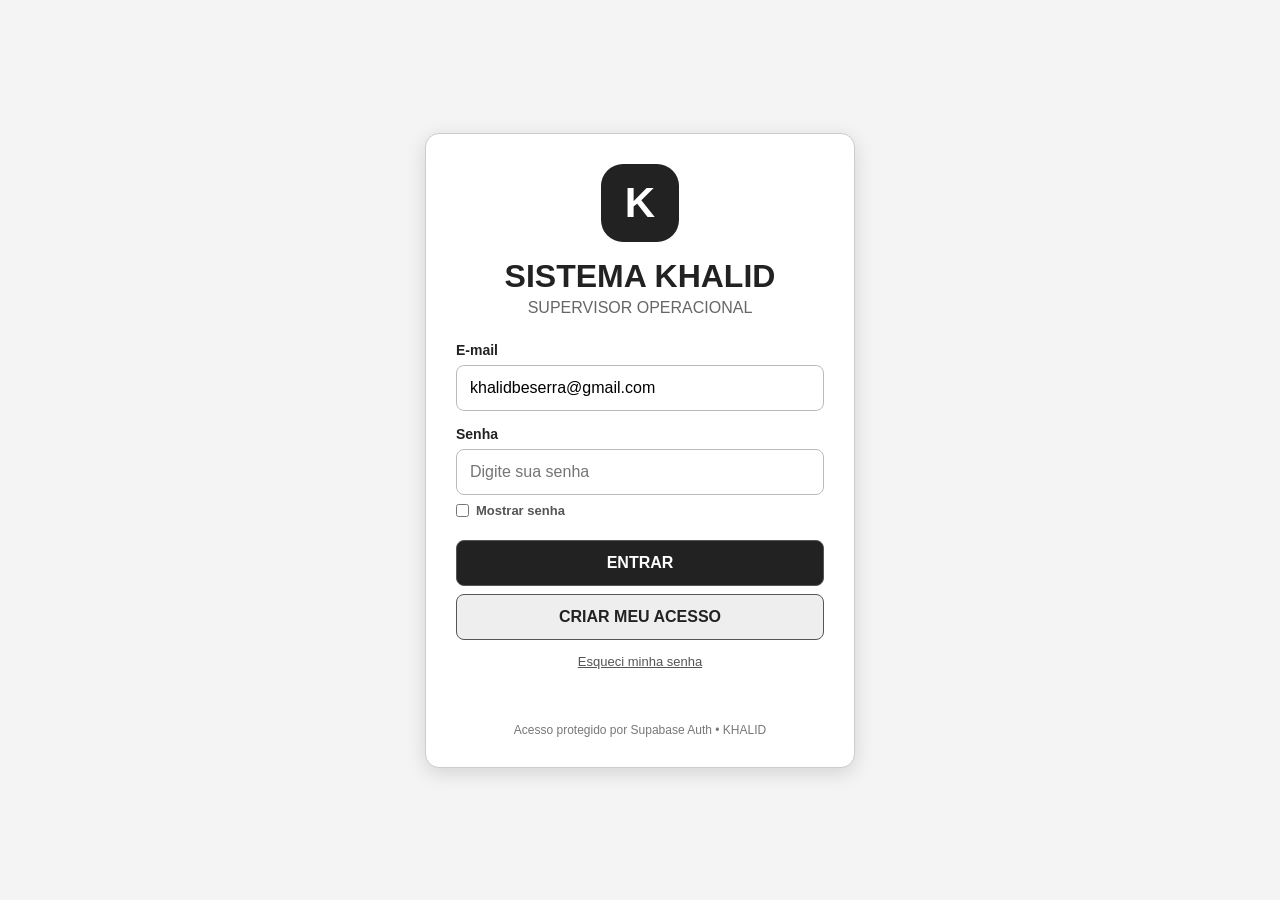
<file: ocorrencias.html>
<!doctype html><html lang="pt-BR"><head><meta charset="utf-8"><meta name="viewport" content="width=device-width,initial-scale=1"><title>Registro de Ocorrências - Sistema Khalid</title><style>body{margin:0;font-family:Arial,sans-serif;background:#f4f6f8;color:#1f2937}header{background:#111827;color:#fff;padding:18px}.container{max-width:1100px;margin:auto;padding:18px}.card{background:#fff;padding:20px;border-radius:12px;box-shadow:0 2px 8px #0001;margin-bottom:18px}.grid{display:grid;grid-template-columns:repeat(2,1fr);gap:12px}.full{grid-column:1/-1}label{font-weight:bold;font-size:14px}input,select,textarea{width:100%;box-sizing:border-box;padding:11px;border:1px solid #cbd5e1;border-radius:8px;margin-top:5px}textarea{min-height:110px}.btn{border:0;padding:11px 15px;border-radius:8px;background:#2563eb;color:#fff;cursor:pointer;margin:5px 3px}.danger{background:#dc2626}.secondary{background:#475569}.toolbar{display:flex;gap:10px;flex-wrap:wrap}.item{background:#fff;border:1px solid #e5e7eb;border-radius:10px;padding:15px;margin:10px 0}.badge{display:inline-block;padding:4px 8px;border-radius:99px;background:#fee2e2;color:#991b1b;font-size:12px;font-weight:bold}.small{font-size:13px;color:#64748b}.media-box{border:1px solid #cbd5e1;border-radius:10px;padding:14px;background:#f8fafc}.media-actions{display:flex;gap:8px;flex-wrap:wrap}.media-btn{display:inline-flex;align-items:center;gap:7px;padding:11px 14px;border:1px solid #94a3b8;border-radius:8px;background:#fff;color:#1f2937;cursor:pointer;font-weight:bold}.media-btn:hover{background:#e2e8f0}.media-btn input{display:none}.media-preview{display:flex;gap:10px;flex-wrap:wrap;margin-top:12px}.preview{position:relative;border:1px solid #cbd5e1;border-radius:8px;padding:6px;background:#fff}.preview img,.preview video{width:150px;height:110px;object-fit:cover;border-radius:6px}.remove-media{position:absolute;right:4px;top:4px;border:0;border-radius:50%;background:#dc2626;color:#fff;width:25px;height:25px;cursor:pointer}.evidence{display:flex;gap:8px;flex-wrap:wrap;margin-top:8px}.evidence img,.evidence video{width:180px;height:130px;object-fit:cover;border-radius:8px;border:1px solid #cbd5e1}.file-link{display:inline-flex;align-items:center;padding:10px;border:1px solid #cbd5e1;border-radius:8px;background:#f8fafc;text-decoration:none;color:#1f2937}@media(max-width:700px){.grid{grid-template-columns:1fr}.full{grid-column:auto}.media-btn{flex:1;justify-content:center}}
</style></head><body><header><div class="container"><h1>🚨 Registro de Ocorrências</h1><div>Sistema Khalid — Gestão Operacional</div></div></header><main class="container"><div class="card"><h2>Nova ocorrência</h2><div class="grid"><div><label>Data *</label><input id="data" type="date"></div><div><label>Horário *</label><input id="hora" type="time"></div><div><label>Condomínio *</label><input id="condominio" list="condominios" placeholder="Nome do condomínio"><datalist id="condominios"></datalist></div><div><label>Colaborador</label><input id="colaborador" placeholder="Nome do colaborador"></div><div><label>Tipo</label><select id="tipo"><option>Operacional</option><option>Falta de colaborador</option><option>Atestado</option><option>Treinamento</option><option>Postura / conduta</option><option>Equipamento</option><option>Portão / acesso</option><option>Inspeção</option><option>Outro</option></select></div><div><label>Gravidade</label><select id="gravidade"><option>Baixa</option><option>Média</option><option>Alta</option><option>Crítica</option></select></div><div class="full"><label>Descrição da ocorrência *</label><textarea id="descricao" placeholder="Descreva o ocorrido com clareza."></textarea></div><div class="full"><label>Providências adotadas</label><textarea id="providencias" placeholder="Orientação, substituição, contato com síndico, ajuste operacional etc."></textarea></div><div class="full"><label>📷 Evidências da ocorrência</label><div class="media-box"><div class="media-actions"><label class="media-btn">📷 Tirar foto<input id="foto" type="file" accept="image/*" capture="environment" onchange="adicionarMidia(this,'foto')"></label><label class="media-btn">🎥 Filmar<input id="video" type="file" accept="video/*" capture="environment" onchange="adicionarMidia(this,'video')"></label><label class="media-btn">📁 Puxar do arquivo<input id="arquivo" type="file" accept="image/*,video/*,.pdf,.doc,.docx,.xls,.xlsx" multiple onchange="adicionarMidia(this,'arquivo')"></label></div><div class="small" style="margin-top:8px">No celular, “Tirar foto” e “Filmar” usam a câmera. No computador, abrirão o seletor disponível. Limite de 15 MB por arquivo.</div><div id="mediaPreview" class="media-preview"></div></div></div><div class="full"><label>Observações</label><textarea id="observacoes"></textarea></div></div><button class="btn" onclick="salvar()">💾 Salvar ocorrência</button><button class="btn secondary" onclick="limpar()">↺ Limpar</button><a class="btn secondary" href="index.html" style="text-decoration:none;display:inline-block">⬅️ Voltar ao sistema</a></div><div class="card"><h2>📋 Histórico</h2><div class="toolbar"><input id="busca" placeholder="🔎 Buscar por condomínio, colaborador ou ocorrência"><button class="btn secondary" onclick="exportar()">📄 Exportar CSV</button></div><div id="lista"></div></div></main><script>const K='sistemaKhalidOcorrencias',CK='sistemaKhalidCondominios';let midias=[];function dados(){return JSON.parse(localStorage.getItem(K)||'[]')}function salvarDados(a){localStorage.setItem(K,JSON.stringify(a))}function esc(v){return String(v??'').replace(/[&<>\"]/g,c=>({'&':'&amp;','<':'&lt;','>':'&gt;','"':'&quot;','\\':'&#39;'}[c]||c))}function carregarCondominios(){let a=JSON.parse(localStorage.getItem(CK)||'[]');document.getElementById('condominios').innerHTML=a.map(x=>`<option value="${esc(x.nome)}">`).join('')}function adicionarMidia(input,tipo){Array.from(input.files||[]).forEach(file=>{if(file.size>15*1024*1024){alert('Arquivo muito grande: '+file.name+' (limite de 15 MB).');return}const reader=new FileReader();reader.onload=()=>{midias.push({nome:file.name,tipo:file.type||tipo,tamanho:file.size,data:reader.result});renderMidias()};reader.readAsDataURL(file)});input.value=''}function renderMidias(){const el=document.getElementById('mediaPreview');el.innerHTML=midias.length?midias.map((m,i)=>{let visual=m.tipo.startsWith('image/')?`<img src="${m.data}" alt="Foto">`:m.tipo.startsWith('video/')?`<video src="${m.data}" controls></video>`:`<div style="width:150px;height:110px;display:grid;place-items:center;text-align:center">📎<br>${esc(m.nome)}</div>`;return `<div class="preview">${visual}<button type="button" class="remove-media" onclick="removerMidia(${i})">×</button></div>`}).join(''):'<span class="small">Nenhuma evidência adicionada.</span>'}function removerMidia(i){midias.splice(i,1);renderMidias()}function salvar(){let data=document.getElementById('data').value,hora=document.getElementById('hora').value,cond=document.getElementById('condominio').value.trim(),desc=document.getElementById('descricao').value.trim();if(!data||!hora||!cond||!desc){alert('Preencha data, horário, condomínio e descrição.');return}let a=dados();a.unshift({id:Date.now(),data,hora,condominio:cond,colaborador:document.getElementById('colaborador').value.trim(),tipo:document.getElementById('tipo').value,gravidade:document.getElementById('gravidade').value,descricao:desc,providencias:document.getElementById('providencias').value.trim(),observacoes:document.getElementById('observacoes').value.trim(),midias:midias});try{salvarDados(a)}catch(e){alert('Não foi possível salvar as evidências. Tente remover arquivos grandes e salvar novamente.');return}limpar();renderizar();alert('Ocorrência registrada com sucesso!')}function limpar(){['data','hora','condominio','colaborador','descricao','providencias','observacoes'].forEach(id=>document.getElementById(id).value='');midias=[];renderMidias();document.getElementById('data').value=new Date().toISOString().slice(0,10);document.getElementById('hora').value=new Date().toTimeString().slice(0,5)}function excluir(id){if(confirm('Excluir esta ocorrência?')){salvarDados(dados().filter(x=>x.id!==id));renderizar()}}function renderizar(){let q=document.getElementById('busca').value.toLowerCase(),a=dados().filter(x=>(x.condominio+' '+x.colaborador+' '+x.tipo+' '+x.descricao).toLowerCase().includes(q)),el=document.getElementById('lista');el.innerHTML=a.length?'':'<p class="small">Nenhuma ocorrência encontrada.</p>';a.forEach(x=>{let ev=(x.midias||[]).map(m=>m.tipo.startsWith('image/')?`<img src="${m.data}" alt="${esc(m.nome)}">`:m.tipo.startsWith('video/')?`<video src="${m.data}" controls></video>`:`<a class="file-link" download="${esc(m.nome)}" href="${m.data}">📎 ${esc(m.nome)}</a>`).join('');el.innerHTML+=`<div class="item"><b>🚨 ${esc(x.condominio)}</b> <span class="badge">${esc(x.gravidade)}</span><div class="small">${esc(x.data)} às ${esc(x.hora)} · ${esc(x.tipo)} · ${esc(x.colaborador||'Colaborador não informado')}</div><p><b>Descrição:</b> ${esc(x.descricao)}</p><p><b>Providências:</b> ${esc(x.providencias||'Não informado')}</p>${x.observacoes?`<p><b>Observações:</b> ${esc(x.observacoes)}</p>`:''}${ev?`<div class="evidence">${ev}</div>`:''}<button class="btn danger" onclick="excluir(${x.id})">🗑️ Excluir</button></div>`})}function exportar(){let a=dados();if(!a.length){alert('Não há ocorrências para exportar.');return}let rows=[['Data','Hora','Condomínio','Colaborador','Tipo','Gravidade','Descrição','Providências','Observações'],...a.map(x=>[x.data,x.hora,x.condominio,x.colaborador,x.tipo,x.gravidade,x.descricao,x.providencias,x.observacoes])];let csv='\ufeff'+rows.map(r=>r.map(v=>'"'+String(v??'').replace(/"/g,'""')+'"').join(';')).join('\n');let u=URL.createObjectURL(new Blob([csv],{type:'text/csv;charset=utf-8'})),aEl=document.createElement('a');aEl.href=u;aEl.download='ocorrencias-sistema-khalid.csv';aEl.click();URL.revokeObjectURL(u)}document.getElementById('busca').addEventListener('input',renderizar);carregarCondominios();limpar();renderizar();</script><script src="khalid-cloud.js"></script></body></html>
</file>
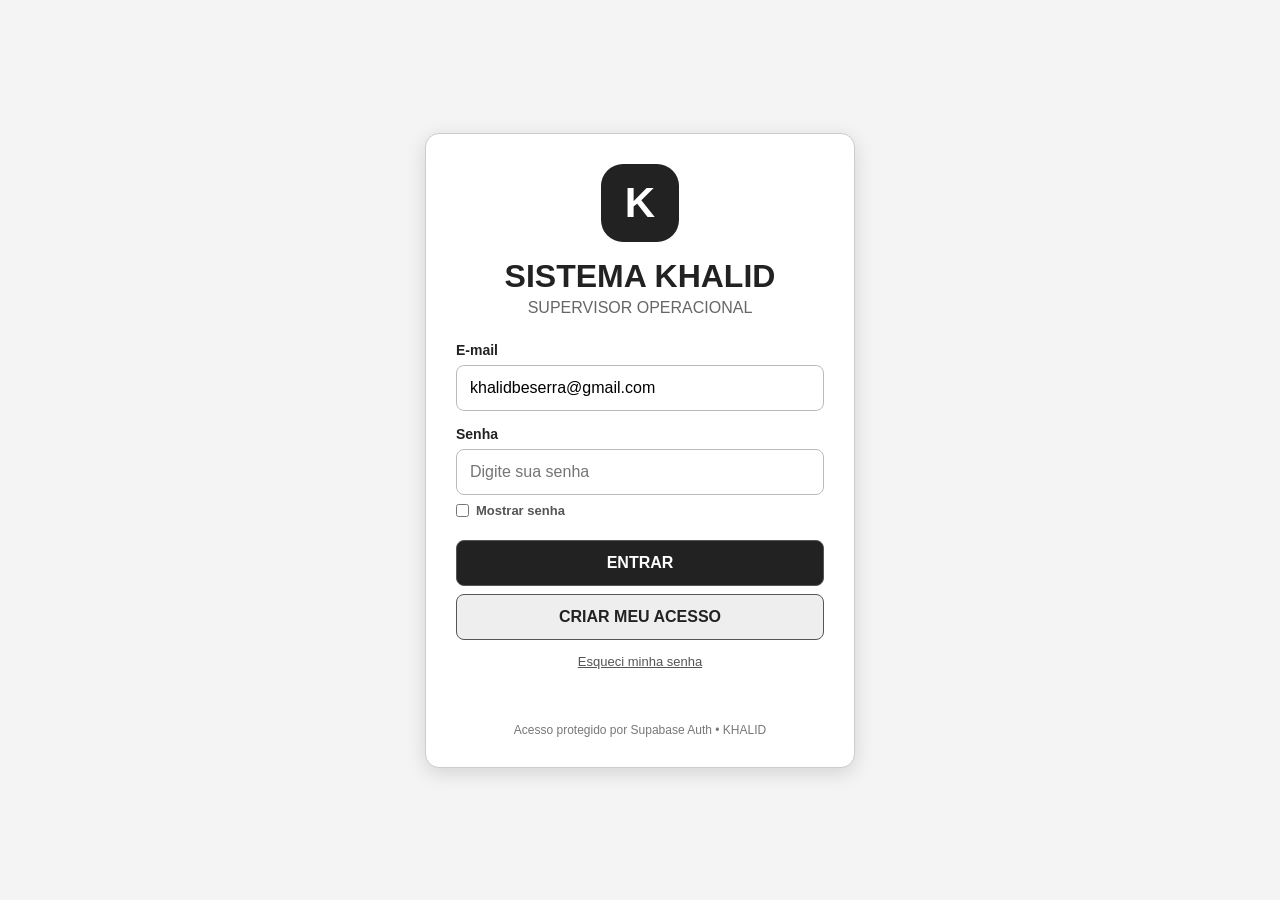
<file: treinamentos.html>
<!doctype html><html lang="pt-BR"><head><meta charset="utf-8"><meta name="viewport" content="width=device-width,initial-scale=1"><title>Treinamentos - Sistema Khalid</title><style>*{box-sizing:border-box}body{margin:0;font-family:Arial,sans-serif;background:#f4f6f8;color:#222}header{background:#222;color:#fff;padding:18px}main{max-width:1000px;margin:auto;padding:18px}.top{display:flex;justify-content:space-between;align-items:center;gap:10px;flex-wrap:wrap}.grid{display:grid;grid-template-columns:repeat(3,1fr);gap:14px}.card,.form,.cert{background:#fff;border:1px solid #ccc;border-radius:12px;padding:16px;box-shadow:0 2px 6px #0001}.card h2{margin-top:0}.btn{display:inline-block;border:1px solid #999;background:#eee;color:#222;padding:10px 12px;border-radius:8px;font-weight:bold;cursor:pointer;text-decoration:none}.primary{background:#222;color:#fff}.field{display:grid;gap:5px;margin:10px 0}.field input,.field select,.field textarea{padding:10px;border:1px solid #aaa;border-radius:7px;font-size:15px}.modules{margin:12px 0;padding-left:18px}.hidden{display:none}.cert{margin-top:18px;text-align:center;padding:45px 25px;border:3px double #555}.cert h1{font-size:28px}.line{border-bottom:1px solid #333;display:inline-block;min-width:280px;padding:8px}.actions{display:flex;gap:8px;flex-wrap:wrap;margin-top:12px}@media(max-width:800px){.grid{grid-template-columns:1fr}}@media print{header,.form,.actions,.back{display:none!important}.cert{display:block!important;box-shadow:none;border:3px double #000;margin:0}}</style></head><body><header><div class="top"><div><h1 style="margin:0">🎓 TREINAMENTOS</h1><div>Sistema KHALID — Supervisor Operacional</div></div><a class="btn" href="index.html">⌂ Início</a></div></header><main><h2>Cursos profissionalizantes</h2><div class="grid"><article class="card"><h2>🏢 Portaria</h2><p><b>20 horas</b></p><p>Controle de acesso, atendimento, segurança preventiva, ocorrências e rotina operacional.</p><button class="btn primary" onclick="selecionar('Portaria',20)">Selecionar</button></article><article class="card"><h2>♻️ Reciclagem</h2><p><b>12 horas</b></p><p>Atualização de procedimentos, controle de acesso, conduta, riscos e comunicação.</p><button class="btn primary" onclick="selecionar('Reciclagem',12)">Selecionar</button></article><article class="card"><h2>🎓 Treinamento</h2><p><b>8 horas</b></p><p>Integração ao posto, procedimentos práticos, simulações e avaliação.</p><button class="btn primary" onclick="selecionar('Treinamento',8)">Selecionar</button></article></div><section class="form" style="margin-top:18px"><h2>Registrar treinamento</h2><div class="field"><label>Curso</label><input id="curso" readonly></div><div class="field"><label>Nome do colaborador</label><input id="colaborador" placeholder="Nome completo"></div><div class="field"><label>RE / matrícula</label><input id="re" placeholder="RE"></div><div class="field"><label>Condomínio</label><input id="condominio" placeholder="Condomínio"></div><div class="field"><label>Instrutor / responsável</label><input id="instrutor" placeholder="Nome do instrutor"></div><div class="field"><label>Data</label><input id="data" type="date"></div><div class="field"><label>Observações</label><textarea id="obs" rows="3"></textarea></div><div class="actions"><button class="btn primary" onclick="salvar()">💾 Salvar treinamento</button><button class="btn" onclick="gerarCertificado()">📜 Gerar certificado</button></div></section><section class="card" style="margin-top:18px"><h2>Histórico</h2><div id="historico">Nenhum treinamento registrado.</div></section><section id="certificado" class="cert hidden"><h1>SISTEMA KHALID</h1><h2>CERTIFICADO DE CONCLUSÃO</h2><p>Certificamos que</p><div class="line" id="cNome"></div><p>concluiu o curso</p><h2 id="cCurso"></h2><p>Carga horária: <b id="cHoras"></b></p><p>Condomínio/Empresa: <span id="cCond"></span></p><p>Data: <span id="cData"></span></p><p>Instrutor/Responsável: <span id="cInstrutor"></span></p><br><p>__________________________________<br>Instrutor / Responsável</p><p>Sistema KHALID — Gestão Operacional</p><div class="actions"><button class="btn primary" onclick="window.print()">🖨️ Imprimir / Salvar PDF</button></div></section></main><script>let horas=0;function selecionar(c,h){document.getElementById('curso').value=c;horas=h;document.getElementById('certificado').classList.add('hidden');window.scrollTo({top:document.querySelector('.form').offsetTop-10,behavior:'smooth'})}function dados(){return{curso:document.getElementById('curso').value,colaborador:document.getElementById('colaborador').value,re:document.getElementById('re').value,condominio:document.getElementById('condominio').value,instrutor:document.getElementById('instrutor').value,data:document.getElementById('data').value,obs:document.getElementById('obs').value,horas}}function salvar(){let d=dados();if(!d.curso||!d.colaborador){alert('Selecione o curso e informe o colaborador.');return}let lista=JSON.parse(localStorage.getItem('khalidTreinamentos')||'[]');lista.push({...d,id:Date.now(),status:'Concluído'});localStorage.setItem('khalidTreinamentos',JSON.stringify(lista));render();alert('Treinamento salvo com sucesso.')}function gerarCertificado(){let d=dados();if(!d.curso||!d.colaborador){alert('Selecione o curso e informe o colaborador.');return}document.getElementById('cNome').textContent=d.colaborador+(d.re?' — RE '+d.re:'');document.getElementById('cCurso').textContent='Curso de '+d.curso;document.getElementById('cHoras').textContent=d.horas+' horas';document.getElementById('cCond').textContent=d.condominio||'________________________________';document.getElementById('cData').textContent=d.data?new Date(d.data+'T12:00:00').toLocaleDateString('pt-BR'):'____/____/______';document.getElementById('cInstrutor').textContent=d.instrutor||'________________________________';document.getElementById('certificado').classList.remove('hidden');document.getElementById('certificado').scrollIntoView({behavior:'smooth'})}function render(){let l=JSON.parse(localStorage.getItem('khalidTreinamentos')||'[]');document.getElementById('historico').innerHTML=l.length?l.slice().reverse().map(x=>`<div style="padding:10px 0;border-bottom:1px solid #ddd"><b>${x.colaborador}</b> — ${x.curso}<br><small>RE: ${x.re||'-'} · ${x.condominio||'-'} · ${x.status}</small></div>`).join(''):'Nenhum treinamento registrado.'}render();</script><script src="khalid-cloud.js"></script></body></html>
</file>
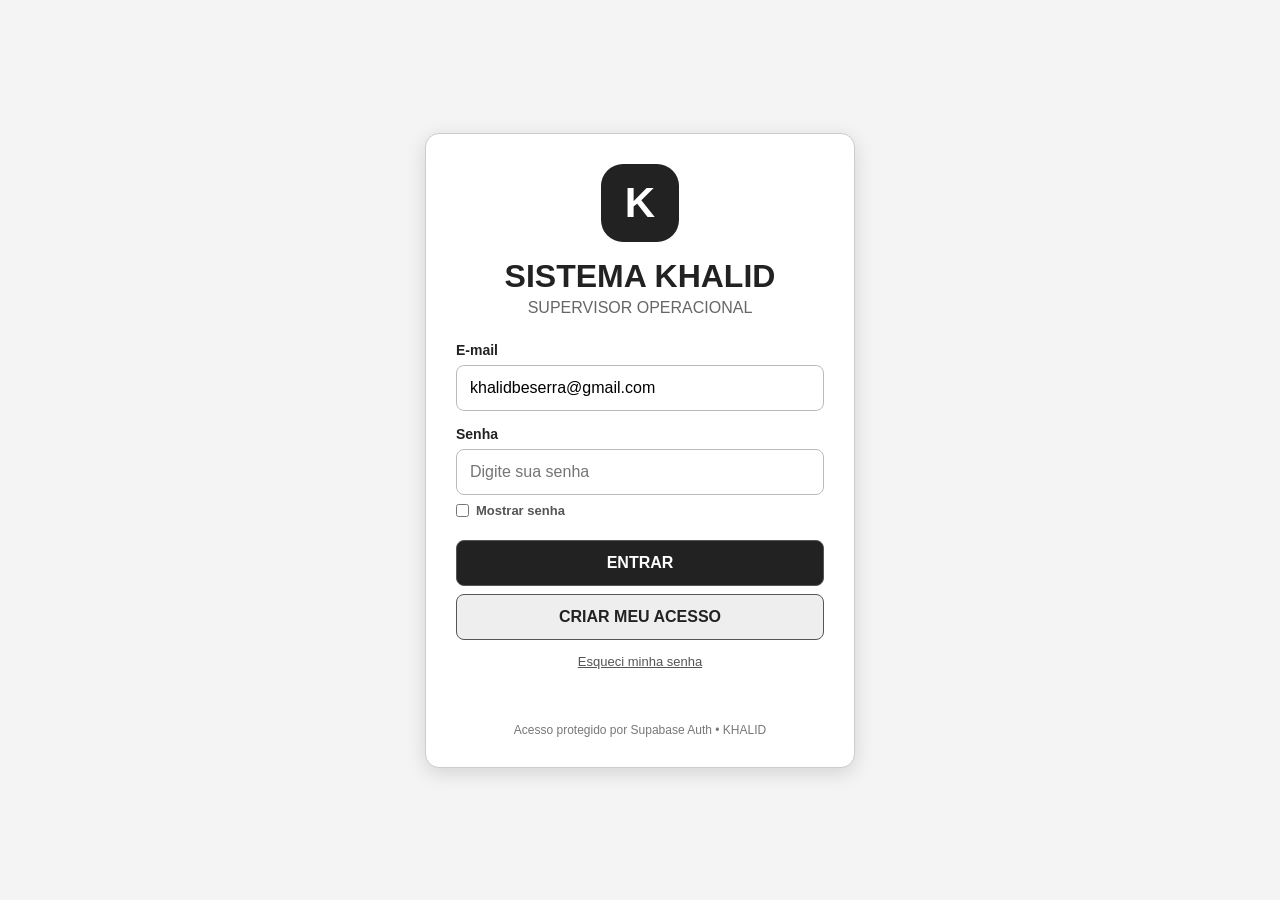
<file: usuarios.html>
<!doctype html><html lang="pt-BR"><head><meta charset="utf-8"><meta name="viewport" content="width=device-width,initial-scale=1"><title>Usuários - Sistema Khalid</title><style>*{box-sizing:border-box}body{margin:0;background:#f4f4f4;color:#222;font-family:Arial,sans-serif}header{background:#222;color:#fff;padding:20px}.container{max-width:1050px;margin:auto;padding:20px}.card{background:#fff;border:1px solid #ccc;border-radius:11px;padding:22px;margin-bottom:18px}.grid{display:grid;grid-template-columns:repeat(2,1fr);gap:15px}.full{grid-column:1/-1}.field{display:flex;flex-direction:column;gap:6px}.field input,.field select{padding:11px;border:1px solid #bbb;border-radius:7px;font-size:15px}.btn{display:inline-flex;padding:10px 14px;border:1px solid #999;border-radius:7px;background:#eee;color:#222;font-weight:bold;text-decoration:none;cursor:pointer;margin:4px}.danger{background:#e5e5e5}.table{width:100%;border-collapse:collapse;margin-top:12px}.table th,.table td{padding:11px;border-bottom:1px solid #ddd;text-align:left}.small{color:#666;font-size:13px}.msg{padding:11px;background:#eee;border:1px solid #ccc;border-radius:7px;margin-top:12px}@media(max-width:700px){.grid{grid-template-columns:1fr}.full{grid-column:auto}.table{font-size:13px}}</style></head><body><header><div class="container"><h1>♟ Usuários</h1><div>Sistema Khalid — Gestão de usuários</div></div></header><main class="container"><div class="card"><h2>Novo usuário</h2><p class="small">Cadastre quem terá acesso operacional ao sistema neste dispositivo.</p><div class="grid"><div class="field"><label>Nome *</label><input id="nome" placeholder="Nome completo"></div><div class="field"><label>Usuário *</label><input id="usuario" placeholder="Ex.: operador01"></div><div class="field"><label>Perfil</label><select id="perfil"><option>Administrador</option><option>Supervisor</option><option>Inspetor</option><option>Operador</option></select></div><div class="field"><label>Status</label><select id="status"><option>Ativo</option><option>Inativo</option></select></div></div><div style="margin-top:15px"><button class="btn" onclick="salvar()">💾 Cadastrar usuário</button><a class="btn" href="configuracoes.html">⚙ Configurações</a><a class="btn" href="index.html">🏠 Voltar</a></div><div id="msg"></div></div><div class="card"><h2>Usuários cadastrados</h2><div style="overflow:auto"><table class="table"><thead><tr><th>Nome</th><th>Usuário</th><th>Perfil</th><th>Status</th><th>Ação</th></tr></thead><tbody id="lista"></tbody></table></div></div></main><footer style="text-align:center;padding:20px;color:#666">Sistema Khalid © 2026</footer><script>const K='sistemaKhalidUsuarios';function dados(){try{return JSON.parse(localStorage.getItem(K)||'[]')}catch(e){return []}}function esc(v){return String(v??'').replace(/[&<>\"]/g,c=>({'&':'&amp;','<':'&lt;','>':'&gt;','"':'&quot;','\\':'&#39;'}[c]||c))}function salvar(){let nome=document.getElementById('nome').value.trim(),usuario=document.getElementById('usuario').value.trim();if(!nome||!usuario){alert('Informe nome e usuário.');return}let a=dados();if(a.some(x=>x.usuario.toLowerCase()===usuario.toLowerCase())){alert('Este usuário já está cadastrado.');return}a.push({id:Date.now(),nome,usuario,perfil:document.getElementById('perfil').value,status:document.getElementById('status').value});localStorage.setItem(K,JSON.stringify(a));limpar();render();document.getElementById('msg').textContent='✅ Usuário cadastrado com sucesso.'}function limpar(){['nome','usuario'].forEach(id=>document.getElementById(id).value='')}function excluir(id){if(!confirm('Excluir este usuário?'))return;localStorage.setItem(K,JSON.stringify(dados().filter(x=>x.id!==id)));render()}function render(){let a=dados(),el=document.getElementById('lista');el.innerHTML=a.length?a.map(x=>`<tr><td>${esc(x.nome)}</td><td>${esc(x.usuario)}</td><td>${esc(x.perfil)}</td><td>${esc(x.status)}</td><td><button class="btn danger" onclick="excluir(${x.id})">🗑 Excluir</button></td></tr>`).join(''):'<tr><td colspan="5" class="small">Nenhum usuário cadastrado.</td></tr>'}render();</script><script src="khalid-cloud.js"></script></body></html>
</file>
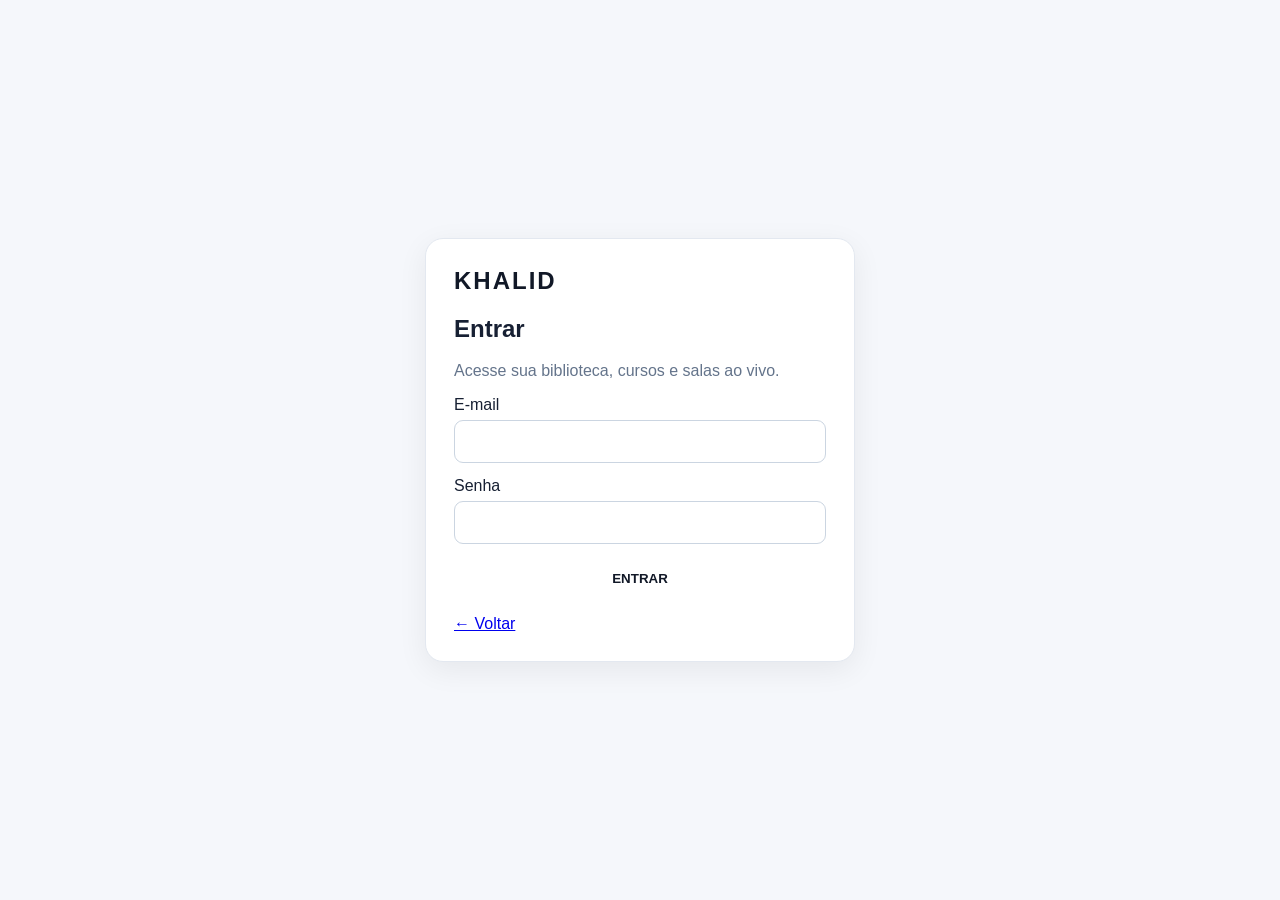
<file: site-khalid/login.html>
<!doctype html><html lang="pt-BR"><head><meta charset="utf-8"><meta name="viewport" content="width=device-width,initial-scale=1"><title>Entrar — Site KHALID</title><link rel="stylesheet" href="style.css"></head><body><main class="wrap" style="min-height:100vh;display:grid;place-items:center"><section style="width:min(430px,100%);background:#fff;padding:28px;border-radius:18px;border:1px solid #e3e8f0;box-shadow:0 8px 30px #0001"><div class="brand" style="color:#111827">KHALID</div><h1>Entrar</h1><p style="color:#64748b">Acesse sua biblioteca, cursos e salas ao vivo.</p><form id="form"><label>E-mail<input id="email" type="email" required style="width:100%;padding:13px;margin:6px 0 14px;border:1px solid #cbd5e1;border-radius:9px"></label><label>Senha<input id="password" type="password" required style="width:100%;padding:13px;margin:6px 0 14px;border:1px solid #cbd5e1;border-radius:9px"></label><button class="btn" style="border:0;cursor:pointer;width:100%">ENTRAR</button><p id="msg" style="color:#b42318"></p></form><a href="index.html">← Voltar</a></section></main><script>const U='https://kwuxixucspzqfhzxkimc.supabase.co',K='sb_publishable_vsenwbLiBHSyiZrqDvhtyQ_fgiABbrh';form.onsubmit=async e=>{e.preventDefault();msg.textContent='Entrando...';try{const r=await fetch(U+'/auth/v1/token?grant_type=password',{method:'POST',headers:{apikey:K,'Content-Type':'application/json'},body:JSON.stringify({email:email.value.trim(),password:password.value})});const d=await r.json();if(!r.ok)throw Error(d.error_description||d.msg||'E-mail ou senha inválidos.');localStorage.setItem('siteKhalidSession',JSON.stringify(d));location.href='painel.html'}catch(x){msg.textContent=x.message}}</script></body></html>
</file>
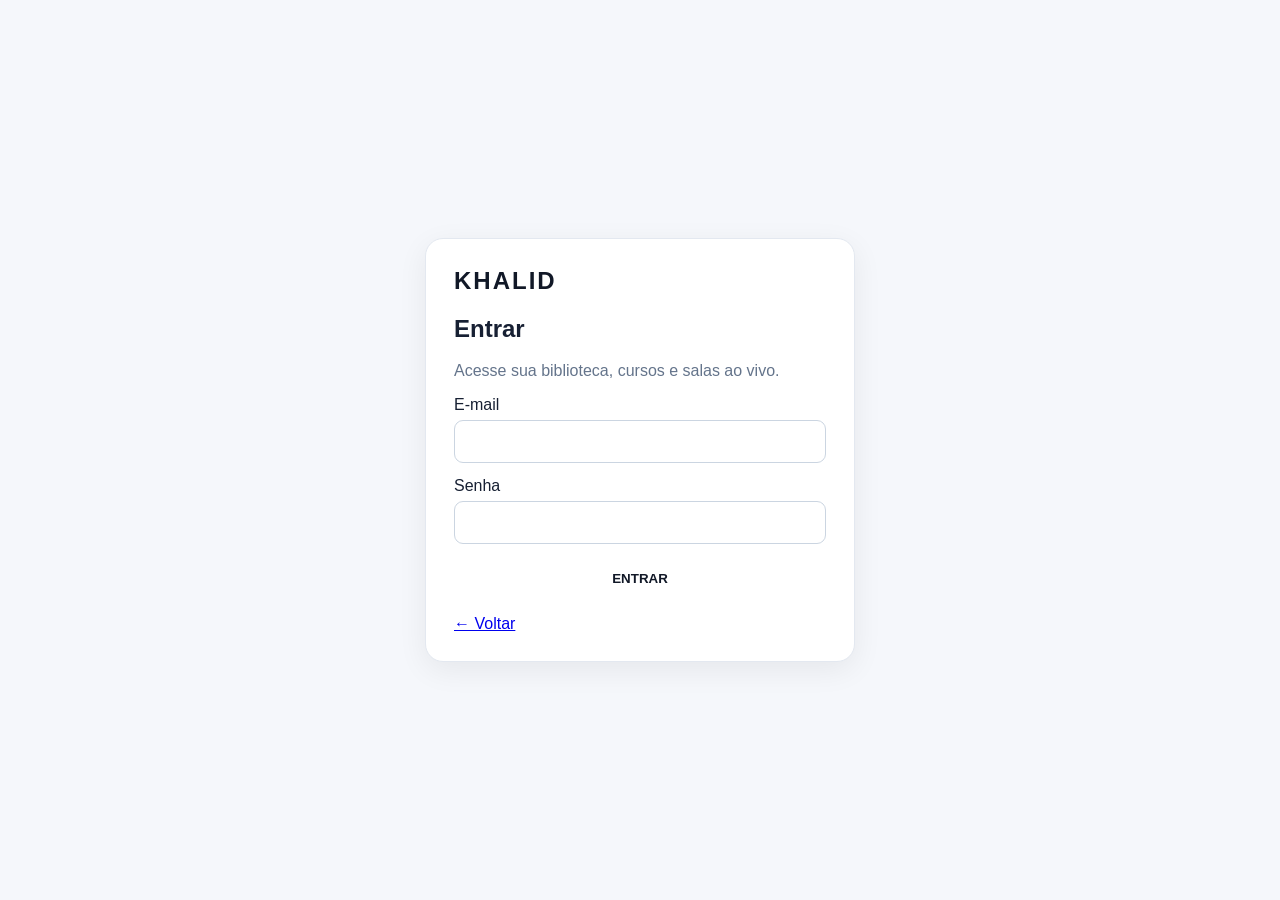
<file: site-khalid/painel.html>
<!doctype html><html lang="pt-BR"><head><meta charset="utf-8"><meta name="viewport" content="width=device-width,initial-scale=1"><title>Painel — Site KHALID</title><link rel="stylesheet" href="style.css"></head><body><header><div class="wrap"><div class="brand">KHALID</div><button class="btn" onclick="sair()">Sair</button></div></header><main class="wrap"><section class="hero"><span class="pill">ÁREA RESTRITA</span><h1>Seu espaço de aprendizagem.</h1><p id="usuario">Carregando...</p><div class="actions"><a class="btn" href="#biblioteca">📚 Biblioteca</a><a class="btn" href="#cursos">🎓 Cursos</a><a class="btn" href="#ao-vivo">🔴 Salas ao vivo</a></div></section><section id="biblioteca"><h2>📚 Biblioteca</h2><div class="cards"><article><b>eBooks</b><span>Conteúdos digitais.</span></article><article><b>Apostilas</b><span>Materiais de apoio.</span></article><article><b>Áudios</b><span>Conteúdos em áudio.</span></article><article><b>Vídeos</b><span>Aulas e vídeos.</span></article></div></section><section id="cursos"><h2>🎓 Cursos</h2><p>Em breve: cursos, módulos, aulas, progresso e certificados.</p></section><section id="ao-vivo"><h2>🔴 Salas ao vivo</h2><p>Em breve: agenda, entrada nas salas e interação com professores.</p></section></main><script>const s=JSON.parse(localStorage.getItem('siteKhalidSession')||'null');if(!s?.access_token)location.replace('login.html');else{try{usuario.textContent='Acesso autenticado: '+(s.user?.email||'usuário')}catch(e){}}function sair(){localStorage.removeItem('siteKhalidSession');location.replace('login.html')}</script></body></html>
</file>
<file: site-khalid/style.css>
*{box-sizing:border-box}body{margin:0;font-family:Arial,sans-serif;background:#f5f7fb;color:#172033}header{background:#101827;color:#fff;position:sticky;top:0;z-index:5}.wrap{width:min(1120px,92%);margin:auto}.wrap{padding:0 0}.brand{font-size:24px;font-weight:900;letter-spacing:2px}header .wrap{min-height:68px;display:flex;align-items:center;justify-content:space-between;gap:20px}nav{display:flex;gap:18px;flex-wrap:wrap}nav a{color:#fff;text-decoration:none;font-weight:bold}.hero{margin:42px 0;padding:55px 8%;background:linear-gradient(135deg,#111827,#26354d);color:#fff;border-radius:24px}.pill{font-size:12px;font-weight:bold;letter-spacing:1px}.hero h1{font-size:clamp(34px,6vw,62px);line-height:1.02;max-width:800px;margin:14px 0}.hero p{font-size:19px;line-height:1.6;max-width:720px;color:#dbe4f0}.actions{display:flex;gap:12px;flex-wrap:wrap;margin-top:25px}.btn{display:inline-block;padding:13px 18px;border-radius:10px;background:#fff;color:#111827;text-decoration:none;font-weight:bold}.btn.ghost{background:transparent;color:#fff;border:1px solid #ffffff55}section{margin:48px 0}h2{font-size:30px}.cards{display:grid;grid-template-columns:repeat(4,1fr);gap:16px}.cards article{background:#fff;border:1px solid #e3e8f0;border-radius:16px;padding:22px;box-shadow:0 5px 18px #00000008}.cards b{display:block;font-size:18px;margin-bottom:9px}.cards span{color:#64748b;line-height:1.5}footer{text-align:center;padding:35px;color:#64748b}@media(max-width:760px){header .wrap{align-items:flex-start;padding:16px 0;flex-direction:column}.cards{grid-template-columns:1fr 1fr}.hero{padding:38px 7%}}@media(max-width:460px){.cards{grid-template-columns:1fr}nav{gap:10px;font-size:14px}}
</file>
